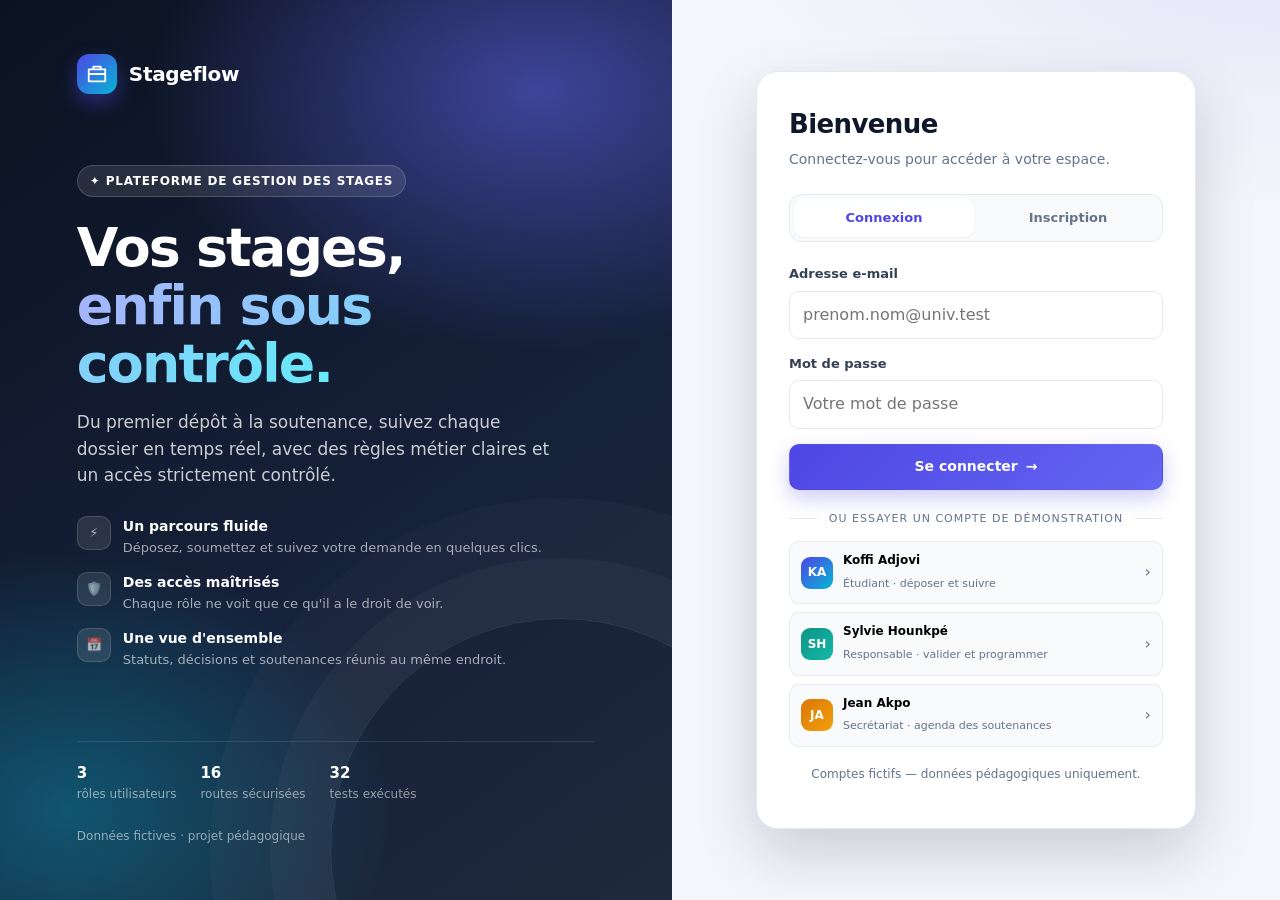
<file: Plateforme_Complète/public/index.html>
<!DOCTYPE html>
<html lang="fr">
<head>
  <meta charset="utf-8">
  <meta name="viewport" content="width=device-width, initial-scale=1">
  <meta name="description" content="Plateforme de gestion des stages : dépôt de demandes, validation et programmation des soutenances.">
  <title>Stageflow — Gestion des stages</title>
  <link rel="icon" type="image/svg+xml" href="assets/img/favicon.svg">
  <link rel="stylesheet" href="assets/css/style.css">
</head>
<body class="auth-page">
  <a class="skip-link" href="#contenu-connexion">Aller au formulaire de connexion</a>

  <section class="auth-hero" aria-label="Présentation de la plateforme">
    <a class="brand" href="index.html">
      <span class="brand-mark" aria-hidden="true">
        <svg viewBox="0 0 24 24" fill="none" stroke="#fff" stroke-width="2" stroke-linecap="round" stroke-linejoin="round">
          <path d="M3 7h18v13H3zM8 7V4h8v3M3 12h18"/>
        </svg>
      </span>
      Stageflow
    </a>

    <div class="hero-content">
      <span class="hero-kicker">✦ Plateforme de gestion des stages</span>
      <h1>Vos stages,<br><em>enfin sous contrôle.</em></h1>
      <p class="lead">Du premier dépôt à la soutenance, suivez chaque dossier en temps réel, avec des règles métier claires et un accès strictement contrôlé.</p>
      <ul class="hero-features">
        <li>
          <span class="fi" aria-hidden="true">⚡</span>
          <span><strong>Un parcours fluide</strong><span>Déposez, soumettez et suivez votre demande en quelques clics.</span></span>
        </li>
        <li>
          <span class="fi" aria-hidden="true">🛡️</span>
          <span><strong>Des accès maîtrisés</strong><span>Chaque rôle ne voit que ce qu'il a le droit de voir.</span></span>
        </li>
        <li>
          <span class="fi" aria-hidden="true">📅</span>
          <span><strong>Une vue d'ensemble</strong><span>Statuts, décisions et soutenances réunis au même endroit.</span></span>
        </li>
      </ul>
    </div>

    <div class="hero-foot">
      <div><b>3</b> rôles utilisateurs</div>
      <div><b>16</b> routes sécurisées</div>
      <div><b>32</b> tests exécutés</div>
      <div>Données fictives · projet pédagogique</div>
    </div>
  </section>

  <main class="auth-panel" id="contenu-connexion">
    <div class="auth-card">
      <h2>Bienvenue</h2>
      <p class="sous-titre">Connectez-vous pour accéder à votre espace.</p>

      <div class="tabs" role="tablist" aria-label="Connexion ou inscription">
        <button class="tab" type="button" role="tab" id="tab-connexion" data-panneau="connexion" aria-controls="panneau-connexion" aria-selected="true">Connexion</button>
        <button class="tab" type="button" role="tab" id="tab-inscription" data-panneau="inscription" aria-controls="panneau-inscription" aria-selected="false" tabindex="-1">Inscription</button>
      </div>

      <div id="erreur-form" class="erreur-form" role="alert"></div>

      <div class="panneau" id="panneau-connexion" role="tabpanel" aria-labelledby="tab-connexion">
        <form id="form-connexion" novalidate>
          <div class="champ">
            <label for="co-email">Adresse e-mail</label>
            <input id="co-email" name="email" type="email" autocomplete="username" placeholder="prenom.nom@univ.test" required>
          </div>
          <div class="champ">
            <label for="co-mot-de-passe">Mot de passe</label>
            <input id="co-mot-de-passe" name="motDePasse" type="password" autocomplete="current-password" placeholder="Votre mot de passe" required>
          </div>
          <button class="btn btn-primary btn-block" type="submit">Se connecter <span aria-hidden="true">→</span></button>
        </form>

        <div class="separateur">ou essayer un compte de démonstration</div>
        <div class="comptes">
          <button class="compte" type="button" data-email="koffi.adjovi@univ.test" data-mot-de-passe="Etudiant123!">
            <span class="avatar" aria-hidden="true">KA</span>
            <span><strong>Koffi Adjovi</strong><small>Étudiant · déposer et suivre</small></span>
            <span class="fleche" aria-hidden="true">›</span>
          </button>
          <button class="compte" type="button" data-email="sylvie.hounkpe@univ.test" data-mot-de-passe="Responsable123!">
            <span class="avatar resp" aria-hidden="true">SH</span>
            <span><strong>Sylvie Hounkpé</strong><small>Responsable · valider et programmer</small></span>
            <span class="fleche" aria-hidden="true">›</span>
          </button>
          <button class="compte" type="button" data-email="jean.akpo@univ.test" data-mot-de-passe="Secretariat123!">
            <span class="avatar sec" aria-hidden="true">JA</span>
            <span><strong>Jean Akpo</strong><small>Secrétariat · agenda des soutenances</small></span>
            <span class="fleche" aria-hidden="true">›</span>
          </button>
        </div>
        <p class="notice">Comptes fictifs — données pédagogiques uniquement.</p>
      </div>

      <div class="panneau" id="panneau-inscription" role="tabpanel" aria-labelledby="tab-inscription" hidden>
        <form id="form-inscription" novalidate>
          <div class="champ">
            <label for="in-nom">Nom</label>
            <input id="in-nom" type="text" autocomplete="family-name" placeholder="ADJOVI" required maxlength="60">
          </div>
          <div class="champ">
            <label for="in-prenom">Prénom</label>
            <input id="in-prenom" type="text" autocomplete="given-name" placeholder="Koffi" required maxlength="60">
          </div>
          <div class="champ">
            <label for="in-email">Adresse e-mail</label>
            <input id="in-email" type="email" autocomplete="email" placeholder="prenom.nom@univ.test" required>
          </div>
          <div class="champ">
            <label for="in-role">Profil</label>
            <select id="in-role">
              <option value="etudiant">Étudiant</option>
              <option value="responsable">Responsable</option>
            </select>
          </div>
          <div class="champ">
            <label for="in-mot-de-passe">Mot de passe</label>
            <input id="in-mot-de-passe" type="password" autocomplete="new-password" placeholder="8 caractères minimum" required minlength="8">
            <span class="aide">Au moins 8 caractères.</span>
          </div>
          <div class="champ">
            <label for="in-confirmation">Confirmer le mot de passe</label>
            <input id="in-confirmation" type="password" autocomplete="new-password" required minlength="8">
          </div>
          <button class="btn btn-primary btn-block" type="submit">Créer mon compte</button>
        </form>
      </div>
    </div>
  </main>

  <script src="assets/js/api.js"></script>
  <script src="assets/js/auth.js"></script>
</body>
</html>
</file>
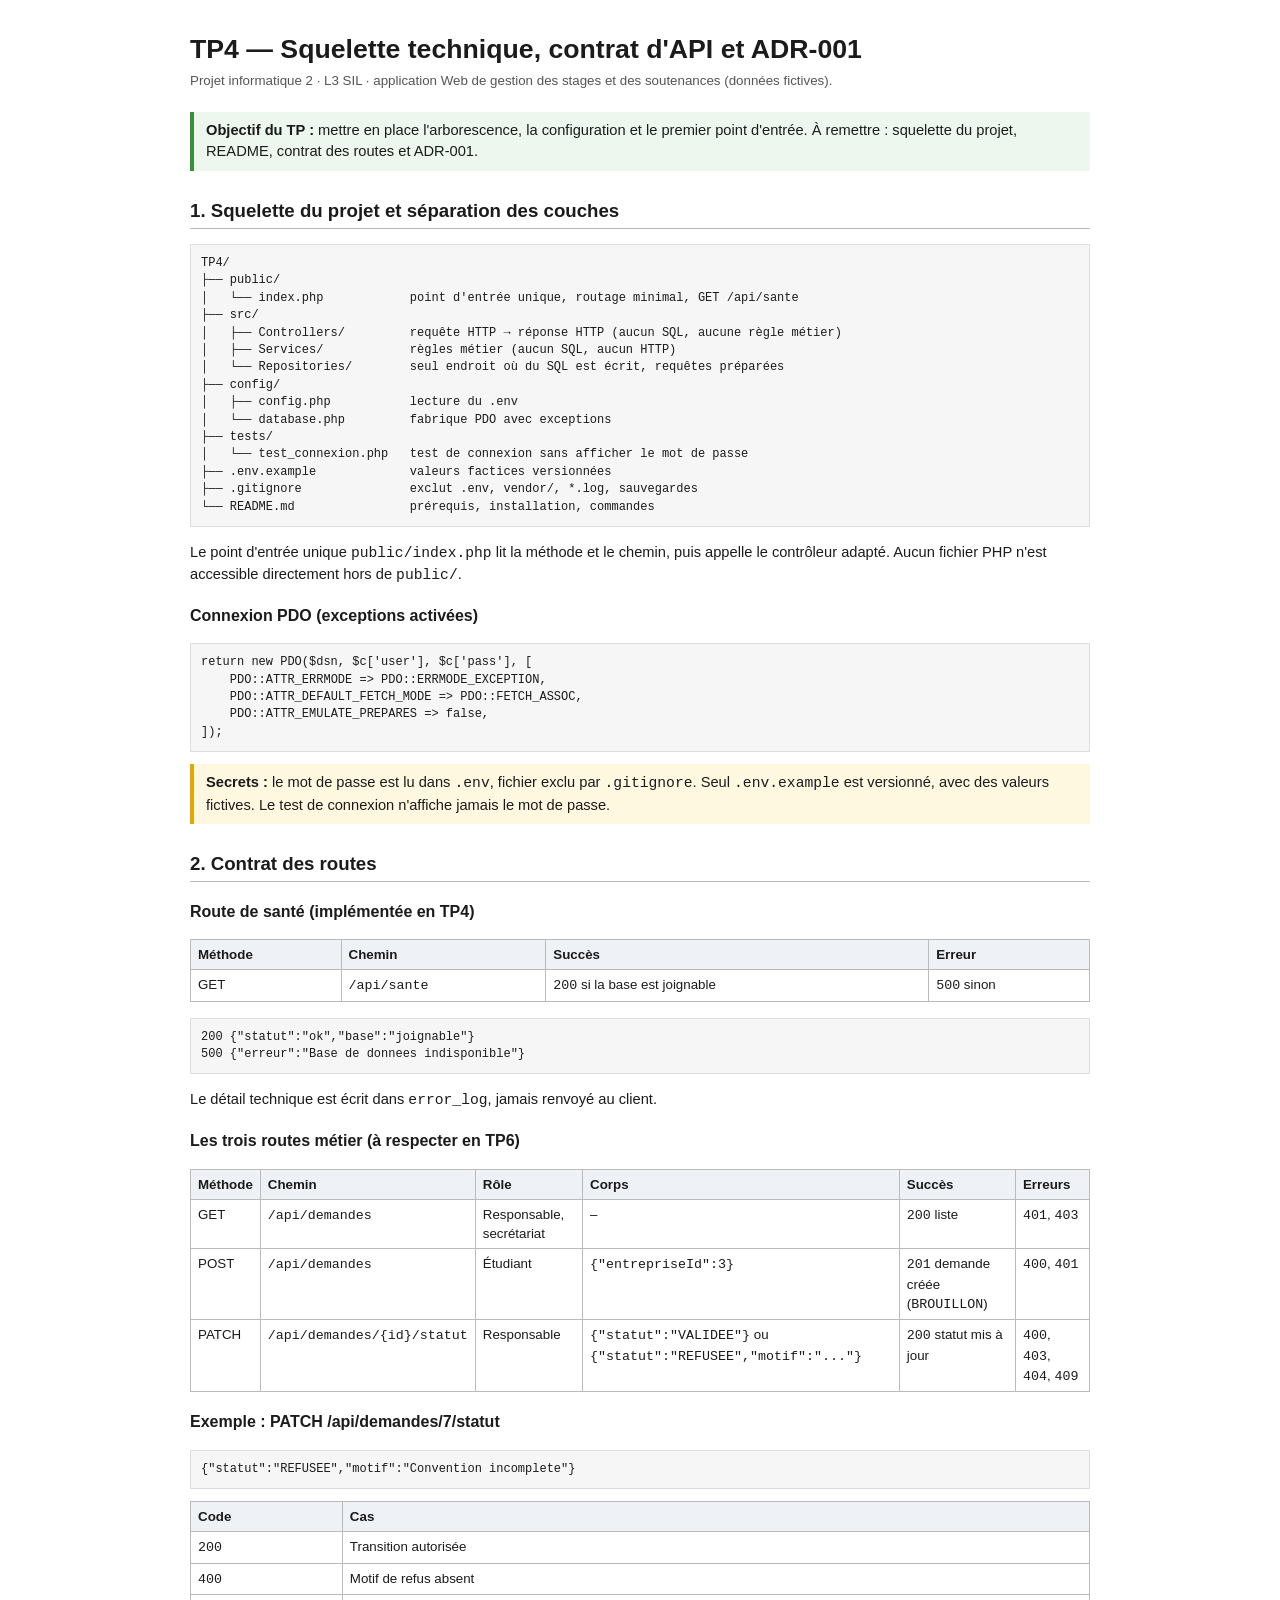
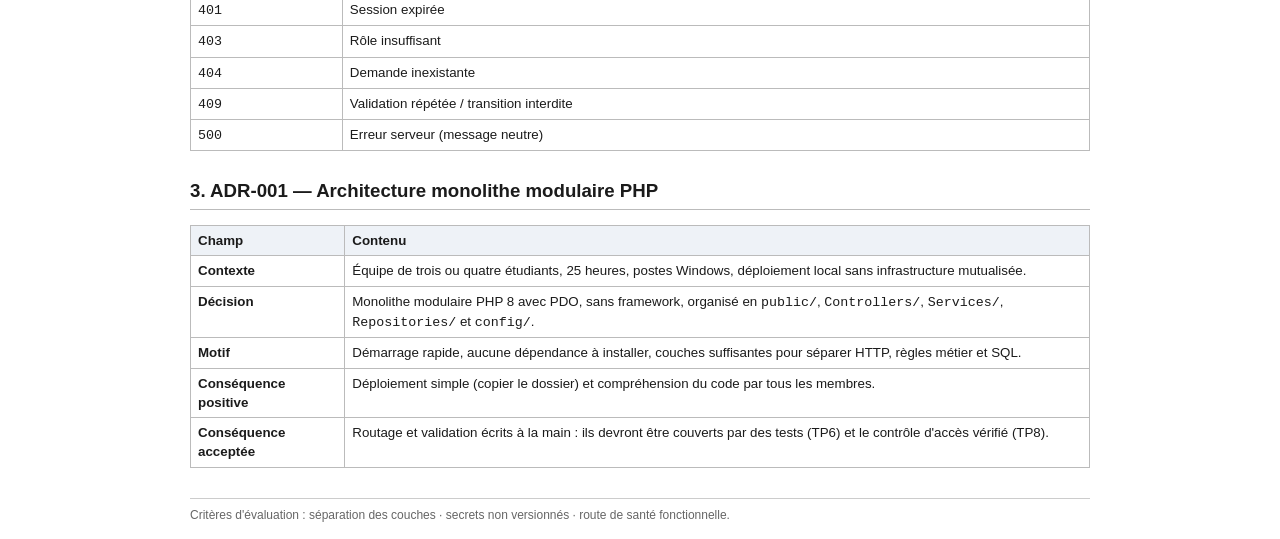
<file: TP04/squelette_contrat_adr.html>
<!DOCTYPE html>
<html lang="fr">
<head>
<meta charset="utf-8">
<title>TP4 - Squelette technique, contrat d'API et ADR-001</title>
<style>
  body { font-family: Calibri, "Segoe UI", Arial, sans-serif; font-size: 11pt; line-height: 1.45; color: #1b1b1b; max-width: 900px; margin: 30px auto; }
  h1 { font-size: 20pt; margin-bottom: 2px; }
  h2 { font-size: 14pt; margin-top: 26px; border-bottom: 1px solid #bbb; padding-bottom: 4px; }
  h3 { font-size: 12pt; margin-top: 18px; }
  .sub { color: #555; font-size: 10pt; margin-bottom: 22px; }
  table { border-collapse: collapse; width: 100%; margin: 10px 0 16px; font-size: 10pt; }
  th, td { border: 1px solid #bbb; padding: 5px 7px; text-align: left; vertical-align: top; }
  th { background: #eef2f7; }
  pre { background: #f6f6f6; border: 1px solid #ddd; padding: 10px; font-family: Consolas, monospace; font-size: 9pt; white-space: pre-wrap; page-break-inside: avoid; }
  code { font-family: Consolas, monospace; }
  .note { background: #fff8e1; border-left: 4px solid #e0a800; padding: 8px 12px; margin: 12px 0; }
  .ok { background: #eef7ee; border-left: 4px solid #3a8f3a; padding: 8px 12px; margin: 12px 0; }
  footer { margin-top: 30px; font-size: 9pt; color: #666; border-top: 1px solid #ccc; padding-top: 8px; }
  @media print { body { margin: 0; max-width: none; } }
</style>
</head>
<body>

<h1>TP4 &mdash; Squelette technique, contrat d'API et ADR-001</h1>
<div class="sub">Projet informatique 2 &middot; L3 SIL &middot; application Web de gestion des stages et des soutenances (données fictives).</div>

<div class="ok"><strong>Objectif du TP :</strong> mettre en place l'arborescence, la configuration et le premier point d'entrée. À remettre : squelette du projet, README, contrat des routes et ADR-001.</div>

<h2>1. Squelette du projet et séparation des couches</h2>

<pre>TP4/
├── public/
│   └── index.php            point d'entrée unique, routage minimal, GET /api/sante
├── src/
│   ├── Controllers/         requête HTTP &rarr; réponse HTTP (aucun SQL, aucune règle métier)
│   ├── Services/            règles métier (aucun SQL, aucun HTTP)
│   └── Repositories/        seul endroit où du SQL est écrit, requêtes préparées
├── config/
│   ├── config.php           lecture du .env
│   └── database.php         fabrique PDO avec exceptions
├── tests/
│   └── test_connexion.php   test de connexion sans afficher le mot de passe
├── .env.example             valeurs factices versionnées
├── .gitignore               exclut .env, vendor/, *.log, sauvegardes
└── README.md                prérequis, installation, commandes</pre>

<p>Le point d'entrée unique <code>public/index.php</code> lit la méthode et le chemin, puis appelle le contrôleur adapté. Aucun fichier PHP n'est accessible directement hors de <code>public/</code>.</p>

<h3>Connexion PDO (exceptions activées)</h3>

<pre>return new PDO($dsn, $c['user'], $c['pass'], [
    PDO::ATTR_ERRMODE =&gt; PDO::ERRMODE_EXCEPTION,
    PDO::ATTR_DEFAULT_FETCH_MODE =&gt; PDO::FETCH_ASSOC,
    PDO::ATTR_EMULATE_PREPARES =&gt; false,
]);</pre>

<div class="note"><strong>Secrets :</strong> le mot de passe est lu dans <code>.env</code>, fichier exclu par <code>.gitignore</code>. Seul <code>.env.example</code> est versionné, avec des valeurs fictives. Le test de connexion n'affiche jamais le mot de passe.</div>

<h2>2. Contrat des routes</h2>

<h3>Route de santé (implémentée en TP4)</h3>

<table>
<tr><th>Méthode</th><th>Chemin</th><th>Succès</th><th>Erreur</th></tr>
<tr><td>GET</td><td><code>/api/sante</code></td><td><code>200</code> si la base est joignable</td><td><code>500</code> sinon</td></tr>
</table>

<pre>200 {"statut":"ok","base":"joignable"}
500 {"erreur":"Base de donnees indisponible"}</pre>

<p>Le détail technique est écrit dans <code>error_log</code>, jamais renvoyé au client.</p>

<h3>Les trois routes métier (à respecter en TP6)</h3>

<table>
<tr><th>Méthode</th><th>Chemin</th><th>Rôle</th><th>Corps</th><th>Succès</th><th>Erreurs</th></tr>
<tr><td>GET</td><td><code>/api/demandes</code></td><td>Responsable, secrétariat</td><td>&ndash;</td><td><code>200</code> liste</td><td><code>401</code>, <code>403</code></td></tr>
<tr><td>POST</td><td><code>/api/demandes</code></td><td>Étudiant</td><td><code>{"entrepriseId":3}</code></td><td><code>201</code> demande créée (<code>BROUILLON</code>)</td><td><code>400</code>, <code>401</code></td></tr>
<tr><td>PATCH</td><td><code>/api/demandes/{id}/statut</code></td><td>Responsable</td><td><code>{"statut":"VALIDEE"}</code> ou <code>{"statut":"REFUSEE","motif":"..."}</code></td><td><code>200</code> statut mis à jour</td><td><code>400</code>, <code>403</code>, <code>404</code>, <code>409</code></td></tr>
</table>

<h3>Exemple : PATCH /api/demandes/7/statut</h3>

<pre>{"statut":"REFUSEE","motif":"Convention incomplete"}</pre>

<table>
<tr><th>Code</th><th>Cas</th></tr>
<tr><td><code>200</code></td><td>Transition autorisée</td></tr>
<tr><td><code>400</code></td><td>Motif de refus absent</td></tr>
<tr><td><code>401</code></td><td>Session expirée</td></tr>
<tr><td><code>403</code></td><td>Rôle insuffisant</td></tr>
<tr><td><code>404</code></td><td>Demande inexistante</td></tr>
<tr><td><code>409</code></td><td>Validation répétée / transition interdite</td></tr>
<tr><td><code>500</code></td><td>Erreur serveur (message neutre)</td></tr>
</table>

<h2>3. ADR-001 &mdash; Architecture monolithe modulaire PHP</h2>

<table>
<tr><th>Champ</th><th>Contenu</th></tr>
<tr><td><strong>Contexte</strong></td><td>Équipe de trois ou quatre étudiants, 25 heures, postes Windows, déploiement local sans infrastructure mutualisée.</td></tr>
<tr><td><strong>Décision</strong></td><td>Monolithe modulaire PHP 8 avec PDO, sans framework, organisé en <code>public/</code>, <code>Controllers/</code>, <code>Services/</code>, <code>Repositories/</code> et <code>config/</code>.</td></tr>
<tr><td><strong>Motif</strong></td><td>Démarrage rapide, aucune dépendance à installer, couches suffisantes pour séparer HTTP, règles métier et SQL.</td></tr>
<tr><td><strong>Conséquence positive</strong></td><td>Déploiement simple (copier le dossier) et compréhension du code par tous les membres.</td></tr>
<tr><td><strong>Conséquence acceptée</strong></td><td>Routage et validation écrits à la main : ils devront être couverts par des tests (TP6) et le contrôle d'accès vérifié (TP8).</td></tr>
</table>

<footer>Critères d'évaluation : séparation des couches &middot; secrets non versionnés &middot; route de santé fonctionnelle.</footer>

</body>
</html>
</file>
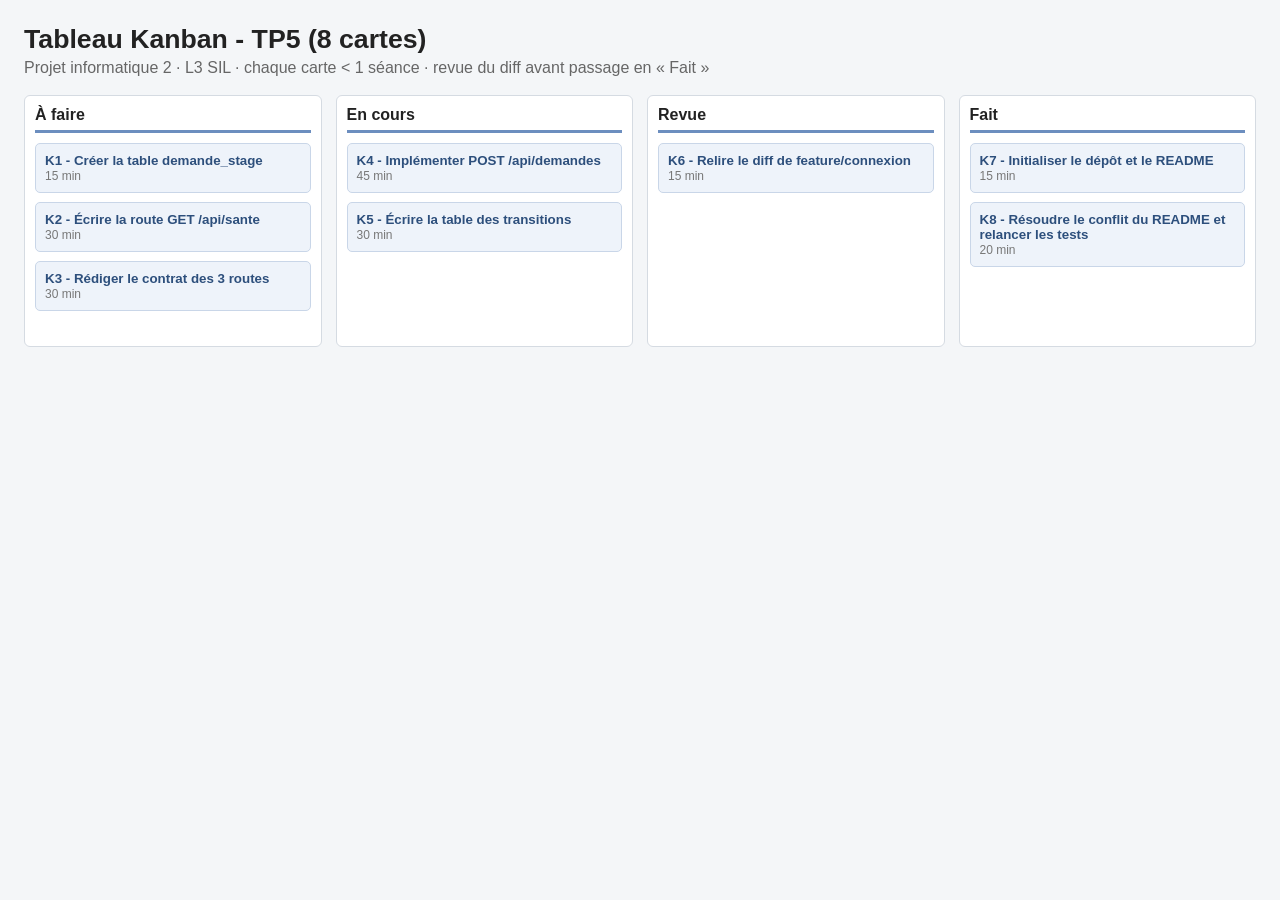
<file: TP05/kanban.html>
<!DOCTYPE html>
<html lang="fr">
<head>
<meta charset="utf-8">
<title>Kanban - TP5</title>
<style>
  body { font-family: Calibri,"Segoe UI",Arial,sans-serif; margin: 24px; background:#f4f6f8; color:#222; }
  h1 { font-size:20pt; margin:0 0 4px; }
  .sub { color:#666; margin-bottom:18px; }
  .board { display:grid; grid-template-columns:repeat(4,1fr); gap:14px; }
  .col { background:#fff; border:1px solid #d5dbe2; border-radius:6px; padding:10px; min-height:230px; }
  .col h2 { font-size:12pt; margin:0 0 10px; padding-bottom:6px; border-bottom:3px solid #6c8ebf; }
  .card { background:#eef3fa; border:1px solid #c9d6e8; border-radius:5px; padding:9px; margin-bottom:9px; font-size:10pt; }
  .card b { display:block; color:#2d4f7c; }
  .time { color:#777; font-size:9pt; }
</style>
</head>
<body>
<h1>Tableau Kanban - TP5 (8 cartes)</h1>
<div class="sub">Projet informatique 2 · L3 SIL · chaque carte &lt; 1 séance · revue du diff avant passage en « Fait »</div>
<div class="board">
  <div class="col"><h2>À faire</h2>
    <div class="card"><b>K1 - Créer la table demande_stage</b><span class="time">15 min</span></div>
    <div class="card"><b>K2 - Écrire la route GET /api/sante</b><span class="time">30 min</span></div>
    <div class="card"><b>K3 - Rédiger le contrat des 3 routes</b><span class="time">30 min</span></div>
  </div>
  <div class="col"><h2>En cours</h2>
    <div class="card"><b>K4 - Implémenter POST /api/demandes</b><span class="time">45 min</span></div>
    <div class="card"><b>K5 - Écrire la table des transitions</b><span class="time">30 min</span></div>
  </div>
  <div class="col"><h2>Revue</h2>
    <div class="card"><b>K6 - Relire le diff de feature/connexion</b><span class="time">15 min</span></div>
  </div>
  <div class="col"><h2>Fait</h2>
    <div class="card"><b>K7 - Initialiser le dépôt et le README</b><span class="time">15 min</span></div>
    <div class="card"><b>K8 - Résoudre le conflit du README et relancer les tests</b><span class="time">20 min</span></div>
  </div>
</div>
</body>
</html>
</file>
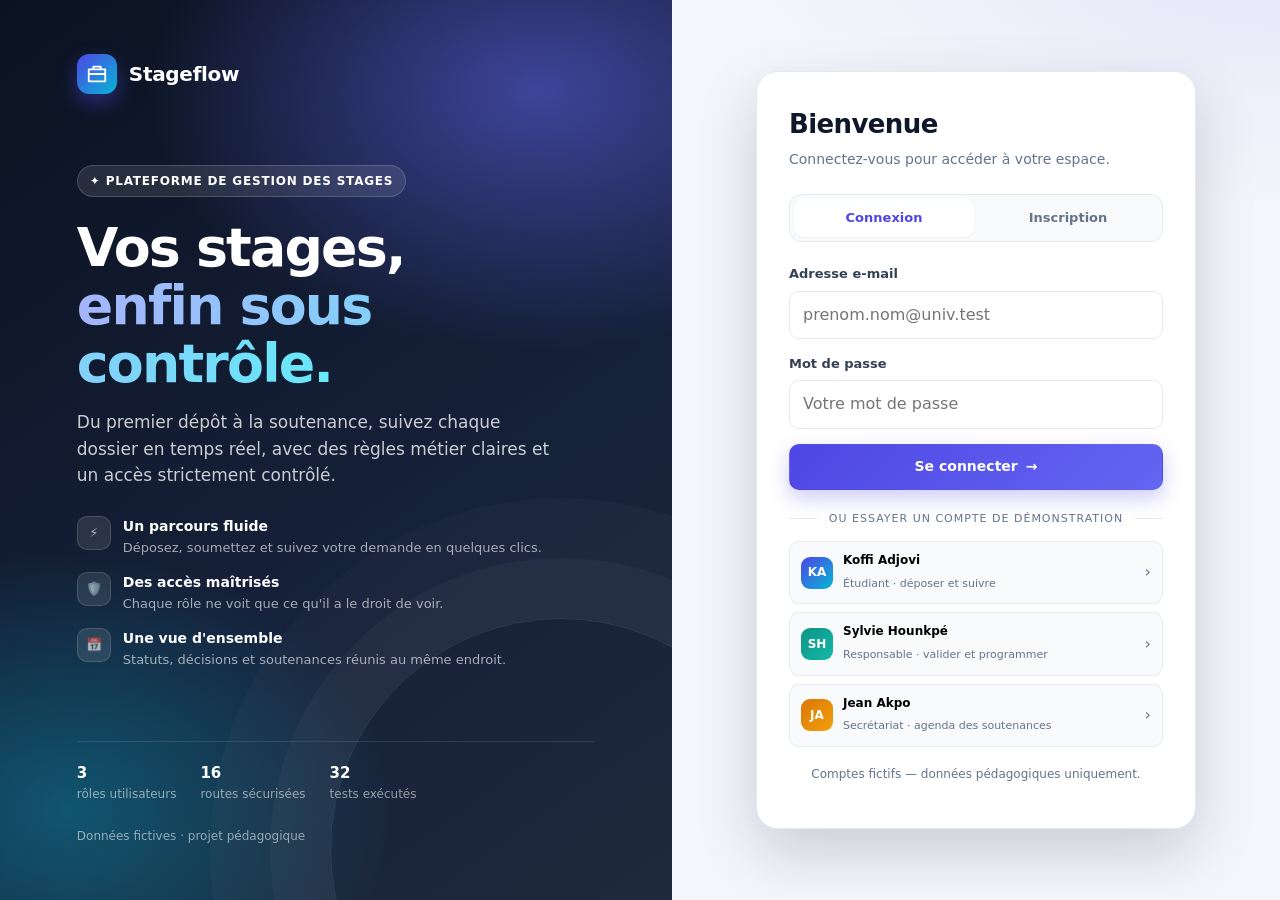
<file: TP07/public/connexion.html>
<!DOCTYPE html>
<html lang="fr">
<head>
  <meta charset="utf-8">
  <meta http-equiv="refresh" content="0; url=index.html">
  <meta name="robots" content="noindex">
  <link rel="canonical" href="index.html">
  <title>Connexion — redirection</title>
</head>
<body>
  <p>La connexion se fait désormais depuis la page d’accueil : <a href="index.html">ouvrir la connexion</a>.</p>
  <script>location.replace('index.html' + location.search);</script>
</body>
</html>
</file>
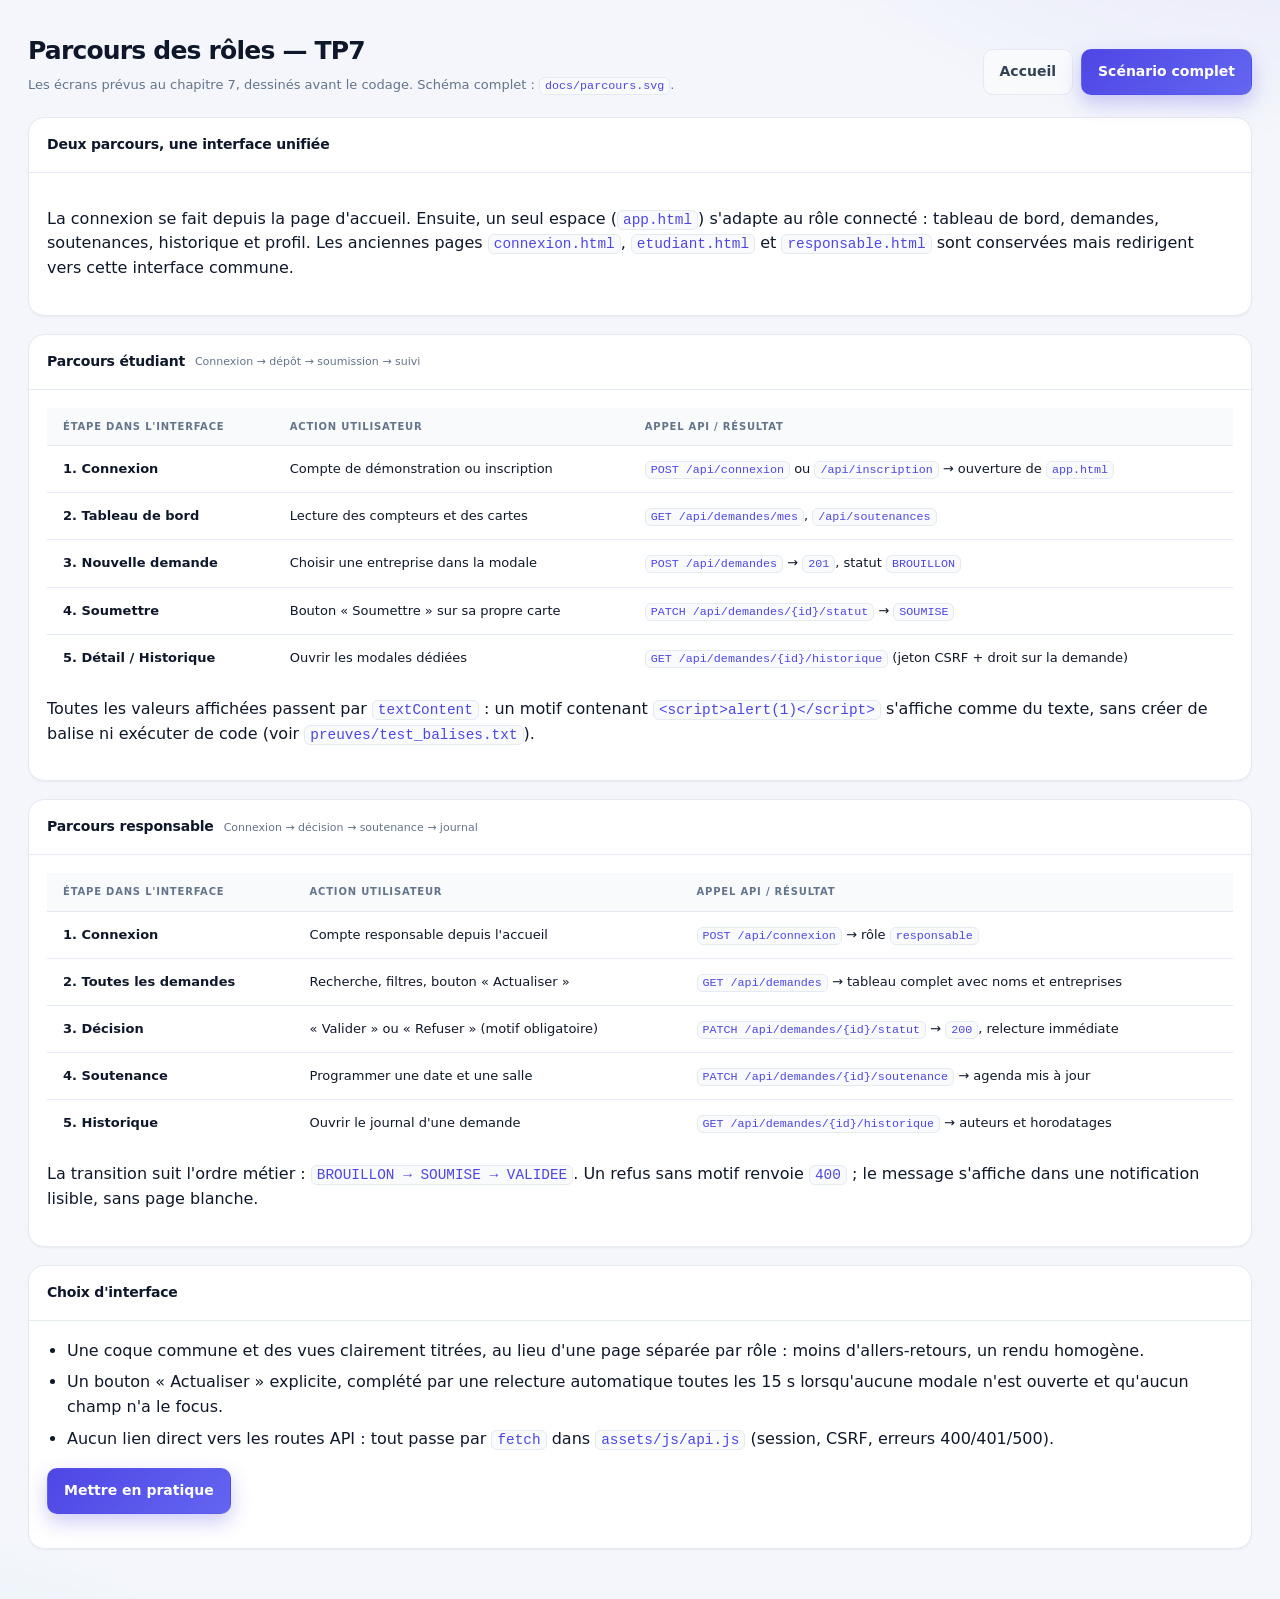
<file: TP07/public/parcours.html>
<!DOCTYPE html>
<html lang="fr">
<head>
  <meta charset="utf-8">
  <meta name="viewport" content="width=device-width, initial-scale=1">
  <title>Parcours des rôles — TP7</title>
  <link rel="icon" type="image/svg+xml" href="assets/img/favicon.svg">
  <link rel="stylesheet" href="assets/css/style.css">
</head>
<body>
  <a class="skip-link" href="#contenu-doc">Aller au contenu</a>
  <div class="contenu" id="contenu-doc" style="padding-top:32px">
    <div class="page-head">
      <div>
        <h2>Parcours des rôles — TP7</h2>
        <p>Les écrans prévus au chapitre 7, dessinés avant le codage. Schéma complet : <code>docs/parcours.svg</code>.</p>
      </div>
      <div class="actions">
        <a class="btn btn-ghost" href="index.html">Accueil</a>
        <a class="btn btn-primary" href="scenario.html">Scénario complet</a>
      </div>
    </div>

    <section class="carte" style="margin-bottom:18px">
      <div class="carte-head"><h3>Deux parcours, une interface unifiée</h3></div>
      <div class="carte-body">
        <p>La connexion se fait depuis la page d'accueil. Ensuite, un seul espace (<code>app.html</code>) s'adapte au rôle connecté : tableau de bord, demandes, soutenances, historique et profil. Les anciennes pages <code>connexion.html</code>, <code>etudiant.html</code> et <code>responsable.html</code> sont conservées mais redirigent vers cette interface commune.</p>
      </div>
    </section>

    <section class="carte" style="margin-bottom:18px" id="etudiant">
      <div class="carte-head"><h3>Parcours étudiant</h3><span class="sous">Connexion → dépôt → soumission → suivi</span></div>
      <div class="carte-body">
        <div class="table-wrap">
          <table>
            <thead><tr><th>Étape dans l'interface</th><th>Action utilisateur</th><th>Appel API / résultat</th></tr></thead>
            <tbody>
              <tr><td><span class="cellule-forte">1. Connexion</span></td><td>Compte de démonstration ou inscription</td><td><code>POST /api/connexion</code> ou <code>/api/inscription</code> → ouverture de <code>app.html</code></td></tr>
              <tr><td><span class="cellule-forte">2. Tableau de bord</span></td><td>Lecture des compteurs et des cartes</td><td><code>GET /api/demandes/mes</code>, <code>/api/soutenances</code></td></tr>
              <tr><td><span class="cellule-forte">3. Nouvelle demande</span></td><td>Choisir une entreprise dans la modale</td><td><code>POST /api/demandes</code> → <code>201</code>, statut <code>BROUILLON</code></td></tr>
              <tr><td><span class="cellule-forte">4. Soumettre</span></td><td>Bouton « Soumettre » sur sa propre carte</td><td><code>PATCH /api/demandes/{id}/statut</code> → <code>SOUMISE</code></td></tr>
              <tr><td><span class="cellule-forte">5. Détail / Historique</span></td><td>Ouvrir les modales dédiées</td><td><code>GET /api/demandes/{id}/historique</code> (jeton CSRF + droit sur la demande)</td></tr>
            </tbody>
          </table>
        </div>
        <p>Toutes les valeurs affichées passent par <code>textContent</code> : un motif contenant <code>&lt;script&gt;alert(1)&lt;/script&gt;</code> s'affiche comme du texte, sans créer de balise ni exécuter de code (voir <code>preuves/test_balises.txt</code>).</p>
      </div>
    </section>

    <section class="carte" style="margin-bottom:18px" id="responsable">
      <div class="carte-head"><h3>Parcours responsable</h3><span class="sous">Connexion → décision → soutenance → journal</span></div>
      <div class="carte-body">
        <div class="table-wrap">
          <table>
            <thead><tr><th>Étape dans l'interface</th><th>Action utilisateur</th><th>Appel API / résultat</th></tr></thead>
            <tbody>
              <tr><td><span class="cellule-forte">1. Connexion</span></td><td>Compte responsable depuis l'accueil</td><td><code>POST /api/connexion</code> → rôle <code>responsable</code></td></tr>
              <tr><td><span class="cellule-forte">2. Toutes les demandes</span></td><td>Recherche, filtres, bouton « Actualiser »</td><td><code>GET /api/demandes</code> → tableau complet avec noms et entreprises</td></tr>
              <tr><td><span class="cellule-forte">3. Décision</span></td><td>« Valider » ou « Refuser » (motif obligatoire)</td><td><code>PATCH /api/demandes/{id}/statut</code> → <code>200</code>, relecture immédiate</td></tr>
              <tr><td><span class="cellule-forte">4. Soutenance</span></td><td>Programmer une date et une salle</td><td><code>PATCH /api/demandes/{id}/soutenance</code> → agenda mis à jour</td></tr>
              <tr><td><span class="cellule-forte">5. Historique</span></td><td>Ouvrir le journal d'une demande</td><td><code>GET /api/demandes/{id}/historique</code> → auteurs et horodatages</td></tr>
            </tbody>
          </table>
        </div>
        <p>La transition suit l'ordre métier : <code>BROUILLON → SOUMISE → VALIDEE</code>. Un refus sans motif renvoie <code>400</code> ; le message s'affiche dans une notification lisible, sans page blanche.</p>
      </div>
    </section>

    <section class="carte">
      <div class="carte-head"><h3>Choix d'interface</h3></div>
      <div class="carte-body">
        <ul>
          <li>Une coque commune et des vues clairement titrées, au lieu d'une page séparée par rôle : moins d'allers-retours, un rendu homogène.</li>
          <li>Un bouton « Actualiser » explicite, complété par une relecture automatique toutes les 15 s lorsqu'aucune modale n'est ouverte et qu'aucun champ n'a le focus.</li>
          <li>Aucun lien direct vers les routes API : tout passe par <code>fetch</code> dans <code>assets/js/api.js</code> (session, CSRF, erreurs 400/401/500).</li>
        </ul>
        <p><a class="btn btn-primary" href="index.html">Mettre en pratique</a></p>
      </div>
    </section>
  </div>
</body>
</html>
</file>
<file: Plateforme_Complète/public/assets/css/style.css>
/* ============================================================
   Plateforme Complète — Gestion des stages
   Feuille de style unique, sans dépendance externe.
   ============================================================ */

:root {
  --bg: #f4f6fb;
  --surface: #ffffff;
  --surface-2: #f8fafc;
  --ink: #0f172a;
  --ink-2: #334155;
  --muted: #64748b;
  --line: #e5eaf1;
  --brand: #4f46e5;
  --brand-dark: #3730a3;
  --brand-soft: #eef2ff;
  --cyan: #06b6d4;
  --success: #059669;
  --success-soft: #ecfdf5;
  --warning: #d97706;
  --warning-soft: #fffbeb;
  --danger: #dc2626;
  --danger-soft: #fef2f2;
  --sidebar: #0b1220;
  --sidebar-2: #16213a;
  --shadow-sm: 0 1px 2px rgba(15, 23, 42, .05);
  --shadow: 0 10px 30px rgba(15, 23, 42, .08);
  --shadow-lg: 0 24px 60px rgba(15, 23, 42, .18);
  --radius: 16px;
  --radius-sm: 10px;
  --transition: .22s cubic-bezier(.4, 0, .2, 1);
}

* { box-sizing: border-box; }

html { scroll-behavior: smooth; }

body {
  margin: 0;
  min-height: 100vh;
  font-family: "Segoe UI", system-ui, -apple-system, "Helvetica Neue", Arial, sans-serif;
  color: var(--ink);
  background:
    radial-gradient(900px 500px at 100% -10%, rgba(79, 70, 229, .10), transparent 60%),
    radial-gradient(700px 400px at -10% 110%, rgba(6, 182, 212, .08), transparent 60%),
    var(--bg);
  line-height: 1.55;
  -webkit-font-smoothing: antialiased;
}

a { color: var(--brand); text-decoration: none; }
a:hover { text-decoration: underline; }

button, input, select, textarea { font: inherit; }

:focus-visible {
  outline: 3px solid rgba(79, 70, 229, .45);
  outline-offset: 2px;
}

.skip-link {
  position: absolute;
  left: -9999px;
  top: 8px;
  z-index: 999;
  background: var(--ink);
  color: #fff;
  padding: 10px 16px;
  border-radius: 8px;
}
.skip-link:focus { left: 8px; }

/* ---------- Connexion / accueil ---------- */

.auth-page {
  min-height: 100vh;
  display: grid;
  grid-template-columns: 1.05fr .95fr;
}

.auth-hero {
  position: relative;
  overflow: hidden;
  padding: 54px clamp(32px, 6vw, 90px);
  display: flex;
  flex-direction: column;
  justify-content: space-between;
  color: #fff;
  background:
    radial-gradient(600px 400px at 80% 10%, rgba(99, 102, 241, .55), transparent 65%),
    radial-gradient(500px 400px at 10% 90%, rgba(6, 182, 212, .35), transparent 65%),
    linear-gradient(145deg, #0b1220, #16213a 60%, #1e293b);
}

.auth-hero::after {
  content: "";
  position: absolute;
  inset: auto -120px -180px auto;
  width: 460px;
  height: 460px;
  border: 1px solid rgba(255,255,255,.10);
  border-radius: 50%;
  box-shadow: 0 0 0 60px rgba(255,255,255,.03), 0 0 0 120px rgba(255,255,255,.02);
  pointer-events: none;
}

.brand {
  display: inline-flex;
  align-items: center;
  gap: 12px;
  font-weight: 800;
  letter-spacing: -.3px;
  font-size: 20px;
  color: #fff;
}
.brand:hover { text-decoration: none; color: #fff; }

.brand-mark {
  width: 40px;
  height: 40px;
  display: grid;
  place-items: center;
  border-radius: 12px;
  background: linear-gradient(135deg, var(--brand), var(--cyan));
  box-shadow: 0 8px 20px rgba(79, 70, 229, .45);
}
.brand-mark svg { width: 22px; height: 22px; }

.hero-content { position: relative; z-index: 1; max-width: 560px; }

.hero-kicker {
  display: inline-flex;
  align-items: center;
  gap: 8px;
  padding: 6px 12px;
  border-radius: 999px;
  background: rgba(255,255,255,.10);
  border: 1px solid rgba(255,255,255,.16);
  font-size: 12px;
  font-weight: 700;
  letter-spacing: .8px;
  text-transform: uppercase;
}

.hero-content h1 {
  margin: 22px 0 16px;
  font-size: clamp(34px, 4.2vw, 56px);
  line-height: 1.08;
  letter-spacing: -1.8px;
  font-weight: 800;
}
.hero-content h1 em {
  font-style: normal;
  background: linear-gradient(90deg, #a5b4fc, #67e8f9);
  -webkit-background-clip: text;
  background-clip: text;
  color: transparent;
}

.hero-content p.lead {
  font-size: 17px;
  color: rgba(255,255,255,.78);
  max-width: 480px;
  margin: 0 0 28px;
}

.hero-features { display: grid; gap: 14px; margin: 0; padding: 0; list-style: none; }
.hero-features li { display: flex; align-items: flex-start; gap: 12px; color: rgba(255,255,255,.86); }
.hero-features .fi {
  flex: 0 0 34px;
  height: 34px;
  display: grid;
  place-items: center;
  border-radius: 10px;
  background: rgba(255,255,255,.10);
  border: 1px solid rgba(255,255,255,.14);
}
.hero-features .fi svg { width: 17px; height: 17px; }
.hero-features strong { display: block; color: #fff; font-size: 14px; }
.hero-features span { font-size: 13px; color: rgba(255,255,255,.62); }

.hero-foot {
  position: relative;
  z-index: 1;
  display: flex;
  gap: 24px;
  flex-wrap: wrap;
  font-size: 12px;
  color: rgba(255,255,255,.55);
  border-top: 1px solid rgba(255,255,255,.10);
  padding-top: 20px;
}
.hero-foot b { color: #fff; font-size: 15px; display: block; }

.auth-panel {
  display: grid;
  place-items: center;
  padding: 40px 24px;
}

.auth-card {
  width: min(100%, 440px);
  background: var(--surface);
  border: 1px solid var(--line);
  border-radius: 22px;
  box-shadow: var(--shadow-lg);
  padding: 32px;
}

.auth-card h2 { margin: 0 0 4px; font-size: 26px; letter-spacing: -.6px; }
.auth-card .sous-titre { margin: 0 0 24px; color: var(--muted); font-size: 14px; }

.tabs {
  display: flex;
  gap: 4px;
  padding: 4px;
  background: var(--surface-2);
  border: 1px solid var(--line);
  border-radius: 12px;
  margin-bottom: 22px;
}
.tab {
  flex: 1;
  border: 0;
  background: transparent;
  padding: 9px 10px;
  border-radius: 9px;
  font-weight: 700;
  font-size: 13px;
  color: var(--muted);
  cursor: pointer;
  transition: var(--transition);
}
.tab[aria-selected="true"] {
  background: var(--surface);
  color: var(--brand);
  box-shadow: var(--shadow-sm);
}

.panneau[hidden] { display: none; }

.champ { margin-bottom: 15px; }
.champ label { display: block; font-size: 13px; font-weight: 700; margin-bottom: 6px; color: var(--ink-2); }
.champ input, .champ select {
  width: 100%;
  padding: 11px 13px;
  border: 1px solid var(--line);
  border-radius: var(--radius-sm);
  background: #fff;
  color: var(--ink);
  transition: var(--transition);
}
.champ input:focus, .champ select:focus {
  border-color: var(--brand);
  box-shadow: 0 0 0 4px rgba(79, 70, 229, .12);
  outline: none;
}
.champ .aide { display: block; font-size: 11px; color: var(--muted); margin-top: 5px; }
.champ input[type="file"] {
  padding: 10px;
  border-style: dashed;
  background: rgba(148, 163, 184, .07);
  font-size: 12px;
  cursor: pointer;
}
.champ input[type="file"]::file-selector-button {
  margin-right: 10px;
  padding: 6px 10px;
  border: 0;
  border-radius: 7px;
  background: var(--brand);
  color: #fff;
  font: inherit;
  font-weight: 700;
  cursor: pointer;
}
.piece-indicateur {
  display: flex;
  align-items: center;
  gap: 5px;
  margin-top: 8px;
  color: var(--muted);
  font-size: 12px;
  overflow-wrap: anywhere;
}
.piece-indicateur svg { width: 14px; height: 14px; flex: none; }
.apercu-piece {
  display: block;
  max-width: 100%;
  max-height: 260px;
  margin-top: 16px;
  padding: 8px;
  border: 1px solid var(--line);
  border-radius: var(--radius-sm);
  background: #f8fafc;
  object-fit: contain;
}
.modal-body .cellule-sous { margin: -6px 0 14px; }

.btn {
  display: inline-flex;
  align-items: center;
  justify-content: center;
  gap: 8px;
  border: 1px solid transparent;
  border-radius: var(--radius-sm);
  padding: 11px 16px;
  font-weight: 700;
  font-size: 14px;
  cursor: pointer;
  transition: var(--transition);
  white-space: nowrap;
}
.btn svg { width: 17px; height: 17px; }
.btn-primary {
  color: #fff;
  background: linear-gradient(135deg, var(--brand), #6366f1);
  box-shadow: 0 8px 20px rgba(79, 70, 229, .28);
}
.btn-primary:hover { transform: translateY(-1px); box-shadow: 0 12px 26px rgba(79, 70, 229, .36); }
.btn-ghost { background: var(--surface-2); border-color: var(--line); color: var(--ink-2); }
.btn-ghost:hover { background: var(--brand-soft); color: var(--brand); }
.btn-danger { background: var(--danger-soft); color: var(--danger); border-color: #fecaca; }
.btn-danger:hover { background: #fee2e2; }
.btn-success { background: var(--success); color: #fff; }
.btn-success:hover { background: #047857; }
.btn-block { width: 100%; }
.btn:disabled { opacity: .55; cursor: not-allowed; transform: none !important; }

.separateur {
  display: flex;
  align-items: center;
  gap: 12px;
  color: var(--muted);
  font-size: 11px;
  text-transform: uppercase;
  letter-spacing: 1px;
  margin: 20px 0 14px;
}
.separateur::before, .separateur::after { content: ""; flex: 1; height: 1px; background: var(--line); }

.comptes { display: grid; gap: 8px; }
.compte {
  display: flex;
  align-items: center;
  gap: 10px;
  width: 100%;
  text-align: left;
  padding: 9px 11px;
  border: 1px solid var(--line);
  border-radius: 10px;
  background: var(--surface-2);
  cursor: pointer;
  transition: var(--transition);
}
.compte:hover { border-color: var(--brand); background: var(--brand-soft); }
.compte .avatar {
  width: 32px; height: 32px; border-radius: 9px;
  display: grid; place-items: center;
  font-size: 12px; font-weight: 800; color: #fff;
  background: linear-gradient(135deg, var(--brand), var(--cyan));
  flex: 0 0 auto;
}
.compte .avatar.resp { background: linear-gradient(135deg, #0d9488, #14b8a6); }
.compte .avatar.sec { background: linear-gradient(135deg, #d97706, #f59e0b); }
.compte strong { display: block; font-size: 12px; }
.compte small { color: var(--muted); font-size: 11px; }
.compte .fleche { margin-left: auto; color: var(--muted); }

.erreur-form {
  display: none;
  padding: 10px 12px;
  border-radius: 10px;
  background: var(--danger-soft);
  color: var(--danger);
  border: 1px solid #fecaca;
  font-size: 13px;
  margin-bottom: 14px;
}
.erreur-form.visible { display: block; }
.notice {
  font-size: 12px;
  color: var(--muted);
  text-align: center;
  margin-top: 18px;
}

/* ---------- Coque applicative ---------- */

.app { display: flex; min-height: 100vh; }

.sidebar {
  position: fixed;
  inset: 0 auto 0 0;
  width: 250px;
  padding: 22px 16px;
  display: flex;
  flex-direction: column;
  gap: 26px;
  color: #cbd5e1;
  background:
    radial-gradient(400px 300px at 0% 0%, rgba(79, 70, 229, .35), transparent 70%),
    linear-gradient(180deg, var(--sidebar), var(--sidebar-2));
  z-index: 30;
}
.sidebar .brand { padding: 0 8px; }
.sidebar-nav { display: grid; gap: 4px; }
.nav-label {
  font-size: 10px;
  text-transform: uppercase;
  letter-spacing: 1.4px;
  color: #64748b;
  font-weight: 800;
  padding: 0 12px 6px;
}
.nav-item {
  display: flex;
  align-items: center;
  gap: 11px;
  width: 100%;
  padding: 10px 12px;
  border: 0;
  border-radius: 10px;
  background: transparent;
  color: #cbd5e1;
  font-size: 13px;
  font-weight: 600;
  cursor: pointer;
  text-align: left;
  transition: var(--transition);
}
.nav-item svg { width: 18px; height: 18px; opacity: .8; }
.nav-item:hover { background: rgba(255,255,255,.07); color: #fff; }
.nav-item.actif {
  background: linear-gradient(90deg, rgba(79,70,229,.95), rgba(99,102,241,.75));
  color: #fff;
  box-shadow: 0 8px 20px rgba(79, 70, 229, .35);
}
.nav-item.actif svg { opacity: 1; }
.nav-item .badge-nb {
  margin-left: auto;
  background: rgba(255,255,255,.16);
  border-radius: 999px;
  padding: 1px 7px;
  font-size: 11px;
}

.sidebar-foot { margin-top: auto; }
.user-card {
  display: grid;
  grid-template-columns: 36px minmax(0, 1fr);
  align-items: center;
  gap: 10px;
  padding: 12px;
  border-radius: 12px;
  background: rgba(255,255,255,.06);
  border: 1px solid rgba(255,255,255,.09);
}
.user-card .avatar {
  width: 36px; height: 36px; border-radius: 10px;
  display: grid; place-items: center;
  font-weight: 800; font-size: 13px; color: #fff;
  background: linear-gradient(135deg, #a5b4fc, #67e8f9);
  color: #0b1220;
}
.user-card strong { display: block; color: #fff; font-size: 12px; white-space: nowrap; overflow: hidden; text-overflow: ellipsis; max-width: 100%; }
.user-card small { font-size: 11px; color: #94a3b8; text-transform: capitalize; }
.user-card .btn-deconnexion {
  grid-column: 1 / -1;
  width: 100%;
  margin-top: 2px;
  display: flex;
  align-items: center;
  justify-content: center;
  gap: 8px;
  padding: 8px 10px;
  border: 1px solid rgba(255,255,255,.12);
  border-radius: 8px;
  background: rgba(255,255,255,.05);
  color: #cbd5e1;
  font: inherit;
  font-size: 12px;
  font-weight: 700;
  cursor: pointer;
  transition: var(--transition);
}
.user-card .btn-deconnexion svg { width: 16px; height: 16px; flex: none; }
.user-card .btn-deconnexion:hover {
  color: #fff;
  background: rgba(255,255,255,.12);
  border-color: rgba(255,255,255,.22);
}

.main-wrap { flex: 1; margin-left: 250px; min-width: 0; }

.topbar {
  position: sticky;
  top: 0;
  z-index: 20;
  display: flex;
  align-items: center;
  gap: 16px;
  padding: 14px 28px;
  background: rgba(255,255,255,.86);
  backdrop-filter: blur(12px);
  border-bottom: 1px solid var(--line);
}
.topbar h1 { font-size: 17px; margin: 0; letter-spacing: -.3px; }
.topbar h1 span { color: var(--muted); font-weight: 500; }
.topbar .spacer { flex: 1; }
.search-box { position: relative; width: min(300px, 34vw); }
.search-box svg { position: absolute; left: 11px; top: 50%; transform: translateY(-50%); width: 16px; height: 16px; color: var(--muted); }
.search-box input {
  width: 100%;
  padding: 9px 12px 9px 35px;
  border: 1px solid var(--line);
  border-radius: 10px;
  background: var(--surface-2);
  font-size: 13px;
}
.search-box input:focus { outline: none; border-color: var(--brand); background: #fff; box-shadow: 0 0 0 4px rgba(79,70,229,.10); }

.role-pill {
  display: inline-flex;
  align-items: center;
  gap: 6px;
  padding: 6px 11px;
  border-radius: 999px;
  background: var(--brand-soft);
  color: var(--brand);
  font-size: 11px;
  font-weight: 800;
  text-transform: uppercase;
  letter-spacing: .5px;
}
.role-pill .dot { width: 6px; height: 6px; border-radius: 50%; background: currentColor; }

.icon-btn {
  width: 36px; height: 36px;
  display: grid; place-items: center;
  border: 1px solid var(--line);
  border-radius: 10px;
  background: #fff;
  color: var(--ink-2);
  cursor: pointer;
  position: relative;
}
.icon-btn:hover { background: var(--brand-soft); color: var(--brand); }
.icon-btn svg { width: 17px; height: 17px; }
.icon-btn .nb {
  position: absolute; top: -5px; right: -5px;
  background: var(--danger); color: #fff;
  font-size: 10px; font-weight: 800;
  min-width: 17px; height: 17px;
  border-radius: 999px;
  display: grid; place-items: center;
  padding: 0 4px;
}

.contenu { padding: 26px 28px 50px; max-width: 1500px; margin: 0 auto; }

.page-head {
  display: flex;
  align-items: flex-end;
  justify-content: space-between;
  gap: 16px;
  margin-bottom: 22px;
  flex-wrap: wrap;
}
.page-head h2 { margin: 0; font-size: 25px; letter-spacing: -.8px; }
.page-head p { margin: 4px 0 0; color: var(--muted); font-size: 13px; }
.page-head .actions { display: flex; gap: 8px; flex-wrap: wrap; }

/* ---------- Cartes et statistiques ---------- */

.grille-stats {
  display: grid;
  grid-template-columns: repeat(4, minmax(0, 1fr));
  gap: 14px;
  margin-bottom: 20px;
}
.stat {
  position: relative;
  overflow: hidden;
  background: var(--surface);
  border: 1px solid var(--line);
  border-radius: var(--radius);
  padding: 18px;
  box-shadow: var(--shadow-sm);
  transition: var(--transition);
}
.stat:hover { transform: translateY(-2px); box-shadow: var(--shadow); }
.stat::after {
  content: "";
  position: absolute;
  right: -18px; top: -18px;
  width: 90px; height: 90px;
  border-radius: 50%;
  background: var(--brand-soft);
  opacity: .8;
}
.stat .stat-ico {
  position: relative; z-index: 1;
  width: 36px; height: 36px;
  border-radius: 11px;
  display: grid; place-items: center;
  background: var(--brand-soft);
  color: var(--brand);
  margin-bottom: 12px;
}
.stat .stat-ico svg { width: 18px; height: 18px; }
.stat .valeur { position: relative; z-index: 1; font-size: 28px; font-weight: 800; letter-spacing: -1px; line-height: 1; }
.stat .libelle { position: relative; z-index: 1; font-size: 12px; color: var(--muted); margin-top: 6px; }
.stat .tendance { position: relative; z-index: 1; font-size: 11px; color: var(--success); margin-top: 8px; font-weight: 700; }

.grille-deux { display: grid; grid-template-columns: minmax(0, 1.7fr) minmax(280px, .9fr); gap: 18px; align-items: start; }

.carte {
  background: var(--surface);
  border: 1px solid var(--line);
  border-radius: var(--radius);
  box-shadow: var(--shadow-sm);
  overflow: hidden;
}
.carte-head {
  display: flex;
  align-items: center;
  gap: 10px;
  padding: 16px 18px;
  border-bottom: 1px solid var(--line);
}
.carte-head h3 { margin: 0; font-size: 14px; letter-spacing: -.2px; }
.carte-head .sous { font-size: 11px; color: var(--muted); }
.carte-head .spacer { flex: 1; }
.carte-body { padding: 18px; }

.filtres { display: flex; gap: 6px; flex-wrap: wrap; }
.filtre {
  border: 1px solid var(--line);
  background: var(--surface-2);
  color: var(--muted);
  border-radius: 999px;
  padding: 6px 12px;
  font-size: 11px;
  font-weight: 700;
  cursor: pointer;
  transition: var(--transition);
}
.filtre:hover { color: var(--brand); border-color: #c7d2fe; }
.filtre.actif { background: var(--brand); border-color: var(--brand); color: #fff; }

/* ---------- Tableaux ---------- */

.table-wrap { overflow-x: auto; }
table { width: 100%; border-collapse: collapse; font-size: 13px; }
thead th {
  text-align: left;
  padding: 11px 16px;
  font-size: 10px;
  text-transform: uppercase;
  letter-spacing: .8px;
  color: var(--muted);
  background: var(--surface-2);
  border-bottom: 1px solid var(--line);
  white-space: nowrap;
}
tbody td { padding: 13px 16px; border-bottom: 1px solid var(--line); vertical-align: middle; }
tbody tr { transition: background .15s; }
tbody tr:hover { background: #fafbff; }
tbody tr:last-child td { border-bottom: 0; }
@keyframes flash-maj { from { background: #e0e7ff; } to { background: transparent; } }
.maj-recente { animation: flash-maj 2.4s ease-out; }
.cellule-forte { font-weight: 700; color: var(--ink); }
.cellule-sous { font-size: 11px; color: var(--muted); }
.actions-row { display: flex; gap: 5px; flex-wrap: wrap; }
.actions-row button {
  border: 1px solid var(--line);
  background: #fff;
  color: var(--ink-2);
  border-radius: 8px;
  padding: 6px 9px;
  font-size: 11px;
  font-weight: 700;
  cursor: pointer;
  transition: var(--transition);
}
.actions-row button:hover { border-color: var(--brand); color: var(--brand); background: var(--brand-soft); }
.actions-row button.valider:hover { border-color: var(--success); color: var(--success); background: var(--success-soft); }
.actions-row button.refuser:hover { border-color: var(--danger); color: var(--danger); background: var(--danger-soft); }

.badge {
  display: inline-flex;
  align-items: center;
  gap: 6px;
  padding: 4px 9px;
  border-radius: 999px;
  font-size: 10px;
  font-weight: 800;
  letter-spacing: .3px;
  white-space: nowrap;
}
.badge .point { width: 6px; height: 6px; border-radius: 50%; background: currentColor; }
.badge.brouillon { background: #f1f5f9; color: #475569; }
.badge.soumise { background: var(--warning-soft); color: var(--warning); }
.badge.validee { background: var(--success-soft); color: var(--success); }
.badge.refusee { background: var(--danger-soft); color: var(--danger); }

/* ---------- Cartes demandes (étudiant) ---------- */

.liste-demandes { display: grid; gap: 12px; }
.demande-carte {
  border: 1px solid var(--line);
  border-radius: 14px;
  padding: 16px;
  background: #fff;
  transition: var(--transition);
}
.demande-carte:hover { border-color: #c7d2fe; box-shadow: var(--shadow); transform: translateY(-1px); }
.demande-top { display: flex; align-items: flex-start; gap: 12px; }
.demande-ico {
  width: 38px; height: 38px; border-radius: 11px;
  display: grid; place-items: center;
  background: var(--brand-soft); color: var(--brand);
  flex: 0 0 auto;
}
.demande-ico svg { width: 18px; height: 18px; }
.demande-top h4 { margin: 0 0 2px; font-size: 14px; }
.demande-top p { margin: 0; font-size: 12px; color: var(--muted); }
.demande-top .spacer { flex: 1; }

.etapes { display: flex; align-items: center; gap: 0; margin-top: 16px; }
.etape { display: flex; align-items: center; gap: 7px; font-size: 10px; color: #94a3b8; font-weight: 700; }
.etape .rond {
  width: 20px; height: 20px; border-radius: 50%;
  display: grid; place-items: center;
  background: #eef2f7; color: #94a3b8;
  font-size: 10px;
}
.etape.fait { color: var(--success); }
.etape.fait .rond { background: var(--success); color: #fff; }
.etape.actuel { color: var(--brand); }
.etape.actuel .rond { background: var(--brand); color: #fff; box-shadow: 0 0 0 4px var(--brand-soft); }
.etape .barre { width: clamp(14px, 4vw, 46px); height: 2px; background: var(--line); margin: 0 6px; }
.etape.fait .barre { background: #a7f3d0; }

.soutenance-bande {
  display: flex;
  align-items: center;
  gap: 9px;
  margin-top: 14px;
  padding: 9px 12px;
  border-radius: 10px;
  background: linear-gradient(90deg, var(--brand-soft), #f0fdfa);
  color: var(--brand-dark);
  font-size: 12px;
  font-weight: 600;
}
.soutenance-bande svg { width: 16px; height: 16px; }

/* ---------- Activité / agenda ---------- */

.timeline { display: grid; gap: 0; margin: 0; padding: 0; list-style: none; }
.timeline li { position: relative; padding: 0 0 18px 26px; }
.timeline li::before {
  content: "";
  position: absolute; left: 6px; top: 5px;
  width: 9px; height: 9px; border-radius: 50%;
  background: var(--brand);
  box-shadow: 0 0 0 4px var(--brand-soft);
}
.timeline li:not(:last-child)::after {
  content: "";
  position: absolute; left: 10px; top: 18px; bottom: 0;
  width: 1px; background: var(--line);
}
.timeline strong { display: block; font-size: 12px; }
.timeline span { font-size: 11px; color: var(--muted); }

.agenda-item {
  display: flex;
  gap: 11px;
  padding: 11px 0;
  border-bottom: 1px solid var(--line);
}
.agenda-item:last-child { border-bottom: 0; }
.agenda-date {
  flex: 0 0 48px;
  text-align: center;
  border-radius: 10px;
  background: var(--surface-2);
  border: 1px solid var(--line);
  padding: 5px 2px;
}
.agenda-date b { display: block; font-size: 15px; line-height: 1; }
.agenda-date span { font-size: 9px; text-transform: uppercase; color: var(--muted); }
.agenda-item strong { display: block; font-size: 12px; }
.agenda-item small { font-size: 11px; color: var(--muted); }

.liste-defs { display: grid; gap: 0; margin: 14px 0 0; }
.def-ligne {
  display: flex;
  justify-content: space-between;
  gap: 16px;
  padding: 10px 0;
  border-bottom: 1px solid var(--line);
  font-size: 13px;
}
.def-ligne:last-child { border-bottom: 0; }
.def-ligne dt { color: var(--muted); font-weight: 600; }
.def-ligne dd { margin: 0; font-weight: 700; text-align: right; word-break: break-word; }

.vide {
  text-align: center;
  padding: 34px 16px;
  color: var(--muted);
}
.vide .vide-ico {
  width: 54px; height: 54px; margin: 0 auto 12px;
  border-radius: 16px;
  display: grid; place-items: center;
  background: var(--surface-2);
  border: 1px dashed var(--line);
  color: #94a3b8;
}
.vide .vide-ico svg { width: 24px; height: 24px; }
.vide strong { display: block; color: var(--ink-2); font-size: 13px; }
.vide p { margin: 4px 0 0; font-size: 12px; }

/* ---------- Modales et toasts ---------- */

.modal {
  position: fixed;
  inset: 0;
  z-index: 100;
  display: grid;
  place-items: center;
  padding: 20px;
  background: rgba(15, 23, 42, .55);
  backdrop-filter: blur(4px);
}
.modal[hidden] { display: none; }
.modal-card {
  width: min(100%, 520px);
  max-height: 90vh;
  overflow-y: auto;
  background: #fff;
  border-radius: 20px;
  box-shadow: var(--shadow-lg);
  animation: monte .22s ease-out;
}
.modal-head {
  display: flex;
  align-items: center;
  gap: 10px;
  padding: 18px 20px;
  border-bottom: 1px solid var(--line);
}
.modal-head h3 { margin: 0; font-size: 16px; }
.modal-head p { margin: 2px 0 0; font-size: 12px; color: var(--muted); }
.modal-head .spacer { flex: 1; }
.modal-body { padding: 20px; }
.modal-foot {
  display: flex;
  justify-content: flex-end;
  gap: 8px;
  padding: 14px 20px;
  border-top: 1px solid var(--line);
  background: var(--surface-2);
  border-radius: 0 0 20px 20px;
}
.fermer {
  border: 0;
  background: var(--surface-2);
  width: 30px; height: 30px;
  border-radius: 8px;
  cursor: pointer;
  color: var(--muted);
}
.fermer:hover { background: var(--danger-soft); color: var(--danger); }

@keyframes monte { from { opacity: 0; transform: translateY(12px) scale(.98); } to { opacity: 1; transform: none; } }

.toasts {
  position: fixed;
  right: 20px;
  bottom: 20px;
  z-index: 200;
  display: grid;
  gap: 10px;
  width: min(360px, calc(100vw - 40px));
}
.toast {
  display: flex;
  align-items: flex-start;
  gap: 10px;
  padding: 13px 15px;
  border-radius: 12px;
  background: #fff;
  border: 1px solid var(--line);
  border-left: 4px solid var(--brand);
  box-shadow: var(--shadow-lg);
  animation: glisse .25s ease-out;
  font-size: 13px;
}
.toast.ok { border-left-color: var(--success); }
.toast.erreur { border-left-color: var(--danger); }
.toast svg { width: 18px; height: 18px; flex: 0 0 auto; margin-top: 1px; }
.toast.ok svg { color: var(--success); }
.toast.erreur svg { color: var(--danger); }
.toast.succes svg { color: var(--brand); }
@keyframes glisse { from { opacity: 0; transform: translateX(20px); } to { opacity: 1; transform: none; } }

.chargement { opacity: .55; pointer-events: none; }
.squelette {
  height: 14px;
  border-radius: 6px;
  background: linear-gradient(90deg, #eef2f7 25%, #f8fafc 50%, #eef2f7 75%);
  background-size: 200% 100%;
  animation: shine 1.2s infinite linear;
}
@keyframes shine { to { background-position: -200% 0; } }

/* ---------- Pages de documentation (parcours / scénario) ---------- */

code {
  font-family: Consolas, "Courier New", monospace;
  font-size: .9em;
  background: var(--surface-2);
  border: 1px solid var(--line);
  border-radius: 6px;
  padding: 1px 5px;
  color: var(--brand);
  word-break: break-word;
}
pre.sortie {
  margin: 0;
  padding: 16px;
  border-radius: var(--radius-sm);
  background: #0f172a;
  color: #e2e8f0;
  font-family: Consolas, "Courier New", monospace;
  font-size: 12px;
  line-height: 1.7;
  overflow-x: auto;
}
pre.sortie code { background: none; border: 0; padding: 0; color: inherit; }
.carte-body ul { margin: 0; padding-left: 20px; }
.carte-body li { margin-bottom: 7px; }

/* ---------- Responsive ---------- */

@media (max-width: 1180px) {
  .grille-stats { grid-template-columns: repeat(2, minmax(0, 1fr)); }
  .grille-deux { grid-template-columns: 1fr; }
}

@media (max-width: 900px) {
  .auth-page { grid-template-columns: 1fr; }
  .auth-hero { padding: 34px 24px; min-height: auto; }
  .hero-content h1 { font-size: 34px; }
  .hero-foot { display: none; }
  .sidebar {
    position: static;
    width: 100%;
    flex-direction: row;
    align-items: center;
    gap: 12px;
    padding: 10px 14px;
    overflow-x: auto;
  }
  .sidebar .brand { display: none; }
  .sidebar-nav { display: flex; gap: 6px; }
  .nav-label { display: none; }
  .nav-item { width: auto; white-space: nowrap; }
  .sidebar-foot { margin: 0 0 0 auto; }
  .user-card { padding: 6px 8px; }
  .user-card strong, .user-card small { display: none; }
  .main-wrap { margin-left: 0; }
  .topbar { padding: 12px 16px; }
  .contenu { padding: 20px 16px 40px; }
  .search-box { width: 200px; }
}

@media (max-width: 560px) {
  .auth-card { padding: 24px 20px; }
  .grille-stats { grid-template-columns: 1fr 1fr; gap: 10px; }
  .stat { padding: 14px; }
  .stat .valeur { font-size: 23px; }
  .topbar h1 { font-size: 14px; }
  .search-box { display: none; }
  .page-head { align-items: flex-start; }
  .page-head h2 { font-size: 21px; }
  .modal-foot { flex-direction: column-reverse; }
  .modal-foot .btn { width: 100%; }
  .etape .barre { width: 10px; }
}

@media (prefers-reduced-motion: reduce) {
  *, *::before, *::after { animation-duration: .01ms !important; transition-duration: .01ms !important; scroll-behavior: auto !important; }
}
</file>
<file: TP07/public/assets/css/style.css>
/* ============================================================
   Plateforme Complète — Gestion des stages
   Feuille de style unique, sans dépendance externe.
   ============================================================ */

:root {
  --bg: #f4f6fb;
  --surface: #ffffff;
  --surface-2: #f8fafc;
  --ink: #0f172a;
  --ink-2: #334155;
  --muted: #64748b;
  --line: #e5eaf1;
  --brand: #4f46e5;
  --brand-dark: #3730a3;
  --brand-soft: #eef2ff;
  --cyan: #06b6d4;
  --success: #059669;
  --success-soft: #ecfdf5;
  --warning: #d97706;
  --warning-soft: #fffbeb;
  --danger: #dc2626;
  --danger-soft: #fef2f2;
  --sidebar: #0b1220;
  --sidebar-2: #16213a;
  --shadow-sm: 0 1px 2px rgba(15, 23, 42, .05);
  --shadow: 0 10px 30px rgba(15, 23, 42, .08);
  --shadow-lg: 0 24px 60px rgba(15, 23, 42, .18);
  --radius: 16px;
  --radius-sm: 10px;
  --transition: .22s cubic-bezier(.4, 0, .2, 1);
}

* { box-sizing: border-box; }

html { scroll-behavior: smooth; }

body {
  margin: 0;
  min-height: 100vh;
  font-family: "Segoe UI", system-ui, -apple-system, "Helvetica Neue", Arial, sans-serif;
  color: var(--ink);
  background:
    radial-gradient(900px 500px at 100% -10%, rgba(79, 70, 229, .10), transparent 60%),
    radial-gradient(700px 400px at -10% 110%, rgba(6, 182, 212, .08), transparent 60%),
    var(--bg);
  line-height: 1.55;
  -webkit-font-smoothing: antialiased;
}

a { color: var(--brand); text-decoration: none; }
a:hover { text-decoration: underline; }

button, input, select, textarea { font: inherit; }

:focus-visible {
  outline: 3px solid rgba(79, 70, 229, .45);
  outline-offset: 2px;
}

.skip-link {
  position: absolute;
  left: -9999px;
  top: 8px;
  z-index: 999;
  background: var(--ink);
  color: #fff;
  padding: 10px 16px;
  border-radius: 8px;
}
.skip-link:focus { left: 8px; }

/* ---------- Connexion / accueil ---------- */

.auth-page {
  min-height: 100vh;
  display: grid;
  grid-template-columns: 1.05fr .95fr;
}

.auth-hero {
  position: relative;
  overflow: hidden;
  padding: 54px clamp(32px, 6vw, 90px);
  display: flex;
  flex-direction: column;
  justify-content: space-between;
  color: #fff;
  background:
    radial-gradient(600px 400px at 80% 10%, rgba(99, 102, 241, .55), transparent 65%),
    radial-gradient(500px 400px at 10% 90%, rgba(6, 182, 212, .35), transparent 65%),
    linear-gradient(145deg, #0b1220, #16213a 60%, #1e293b);
}

.auth-hero::after {
  content: "";
  position: absolute;
  inset: auto -120px -180px auto;
  width: 460px;
  height: 460px;
  border: 1px solid rgba(255,255,255,.10);
  border-radius: 50%;
  box-shadow: 0 0 0 60px rgba(255,255,255,.03), 0 0 0 120px rgba(255,255,255,.02);
  pointer-events: none;
}

.brand {
  display: inline-flex;
  align-items: center;
  gap: 12px;
  font-weight: 800;
  letter-spacing: -.3px;
  font-size: 20px;
  color: #fff;
}
.brand:hover { text-decoration: none; color: #fff; }

.brand-mark {
  width: 40px;
  height: 40px;
  display: grid;
  place-items: center;
  border-radius: 12px;
  background: linear-gradient(135deg, var(--brand), var(--cyan));
  box-shadow: 0 8px 20px rgba(79, 70, 229, .45);
}
.brand-mark svg { width: 22px; height: 22px; }

.hero-content { position: relative; z-index: 1; max-width: 560px; }

.hero-kicker {
  display: inline-flex;
  align-items: center;
  gap: 8px;
  padding: 6px 12px;
  border-radius: 999px;
  background: rgba(255,255,255,.10);
  border: 1px solid rgba(255,255,255,.16);
  font-size: 12px;
  font-weight: 700;
  letter-spacing: .8px;
  text-transform: uppercase;
}

.hero-content h1 {
  margin: 22px 0 16px;
  font-size: clamp(34px, 4.2vw, 56px);
  line-height: 1.08;
  letter-spacing: -1.8px;
  font-weight: 800;
}
.hero-content h1 em {
  font-style: normal;
  background: linear-gradient(90deg, #a5b4fc, #67e8f9);
  -webkit-background-clip: text;
  background-clip: text;
  color: transparent;
}

.hero-content p.lead {
  font-size: 17px;
  color: rgba(255,255,255,.78);
  max-width: 480px;
  margin: 0 0 28px;
}

.hero-features { display: grid; gap: 14px; margin: 0; padding: 0; list-style: none; }
.hero-features li { display: flex; align-items: flex-start; gap: 12px; color: rgba(255,255,255,.86); }
.hero-features .fi {
  flex: 0 0 34px;
  height: 34px;
  display: grid;
  place-items: center;
  border-radius: 10px;
  background: rgba(255,255,255,.10);
  border: 1px solid rgba(255,255,255,.14);
}
.hero-features .fi svg { width: 17px; height: 17px; }
.hero-features strong { display: block; color: #fff; font-size: 14px; }
.hero-features span { font-size: 13px; color: rgba(255,255,255,.62); }

.hero-foot {
  position: relative;
  z-index: 1;
  display: flex;
  gap: 24px;
  flex-wrap: wrap;
  font-size: 12px;
  color: rgba(255,255,255,.55);
  border-top: 1px solid rgba(255,255,255,.10);
  padding-top: 20px;
}
.hero-foot b { color: #fff; font-size: 15px; display: block; }

.auth-panel {
  display: grid;
  place-items: center;
  padding: 40px 24px;
}

.auth-card {
  width: min(100%, 440px);
  background: var(--surface);
  border: 1px solid var(--line);
  border-radius: 22px;
  box-shadow: var(--shadow-lg);
  padding: 32px;
}

.auth-card h2 { margin: 0 0 4px; font-size: 26px; letter-spacing: -.6px; }
.auth-card .sous-titre { margin: 0 0 24px; color: var(--muted); font-size: 14px; }

.tabs {
  display: flex;
  gap: 4px;
  padding: 4px;
  background: var(--surface-2);
  border: 1px solid var(--line);
  border-radius: 12px;
  margin-bottom: 22px;
}
.tab {
  flex: 1;
  border: 0;
  background: transparent;
  padding: 9px 10px;
  border-radius: 9px;
  font-weight: 700;
  font-size: 13px;
  color: var(--muted);
  cursor: pointer;
  transition: var(--transition);
}
.tab[aria-selected="true"] {
  background: var(--surface);
  color: var(--brand);
  box-shadow: var(--shadow-sm);
}

.panneau[hidden] { display: none; }

.champ { margin-bottom: 15px; }
.champ label { display: block; font-size: 13px; font-weight: 700; margin-bottom: 6px; color: var(--ink-2); }
.champ input, .champ select {
  width: 100%;
  padding: 11px 13px;
  border: 1px solid var(--line);
  border-radius: var(--radius-sm);
  background: #fff;
  color: var(--ink);
  transition: var(--transition);
}
.champ input:focus, .champ select:focus {
  border-color: var(--brand);
  box-shadow: 0 0 0 4px rgba(79, 70, 229, .12);
  outline: none;
}
.champ .aide { display: block; font-size: 11px; color: var(--muted); margin-top: 5px; }

.btn {
  display: inline-flex;
  align-items: center;
  justify-content: center;
  gap: 8px;
  border: 1px solid transparent;
  border-radius: var(--radius-sm);
  padding: 11px 16px;
  font-weight: 700;
  font-size: 14px;
  cursor: pointer;
  transition: var(--transition);
  white-space: nowrap;
}
.btn svg { width: 17px; height: 17px; }
.btn-primary {
  color: #fff;
  background: linear-gradient(135deg, var(--brand), #6366f1);
  box-shadow: 0 8px 20px rgba(79, 70, 229, .28);
}
.btn-primary:hover { transform: translateY(-1px); box-shadow: 0 12px 26px rgba(79, 70, 229, .36); }
.btn-ghost { background: var(--surface-2); border-color: var(--line); color: var(--ink-2); }
.btn-ghost:hover { background: var(--brand-soft); color: var(--brand); }
.btn-danger { background: var(--danger-soft); color: var(--danger); border-color: #fecaca; }
.btn-danger:hover { background: #fee2e2; }
.btn-success { background: var(--success); color: #fff; }
.btn-success:hover { background: #047857; }
.btn-block { width: 100%; }
.btn:disabled { opacity: .55; cursor: not-allowed; transform: none !important; }

.separateur {
  display: flex;
  align-items: center;
  gap: 12px;
  color: var(--muted);
  font-size: 11px;
  text-transform: uppercase;
  letter-spacing: 1px;
  margin: 20px 0 14px;
}
.separateur::before, .separateur::after { content: ""; flex: 1; height: 1px; background: var(--line); }

.comptes { display: grid; gap: 8px; }
.compte {
  display: flex;
  align-items: center;
  gap: 10px;
  width: 100%;
  text-align: left;
  padding: 9px 11px;
  border: 1px solid var(--line);
  border-radius: 10px;
  background: var(--surface-2);
  cursor: pointer;
  transition: var(--transition);
}
.compte:hover { border-color: var(--brand); background: var(--brand-soft); }
.compte .avatar {
  width: 32px; height: 32px; border-radius: 9px;
  display: grid; place-items: center;
  font-size: 12px; font-weight: 800; color: #fff;
  background: linear-gradient(135deg, var(--brand), var(--cyan));
  flex: 0 0 auto;
}
.compte .avatar.resp { background: linear-gradient(135deg, #0d9488, #14b8a6); }
.compte .avatar.sec { background: linear-gradient(135deg, #d97706, #f59e0b); }
.compte strong { display: block; font-size: 12px; }
.compte small { color: var(--muted); font-size: 11px; }
.compte .fleche { margin-left: auto; color: var(--muted); }

.erreur-form {
  display: none;
  padding: 10px 12px;
  border-radius: 10px;
  background: var(--danger-soft);
  color: var(--danger);
  border: 1px solid #fecaca;
  font-size: 13px;
  margin-bottom: 14px;
}
.erreur-form.visible { display: block; }
.notice {
  font-size: 12px;
  color: var(--muted);
  text-align: center;
  margin-top: 18px;
}

/* ---------- Coque applicative ---------- */

.app { display: flex; min-height: 100vh; }

.sidebar {
  position: fixed;
  inset: 0 auto 0 0;
  width: 250px;
  padding: 22px 16px;
  display: flex;
  flex-direction: column;
  gap: 26px;
  color: #cbd5e1;
  background:
    radial-gradient(400px 300px at 0% 0%, rgba(79, 70, 229, .35), transparent 70%),
    linear-gradient(180deg, var(--sidebar), var(--sidebar-2));
  z-index: 30;
}
.sidebar .brand { padding: 0 8px; }
.sidebar-nav { display: grid; gap: 4px; }
.nav-label {
  font-size: 10px;
  text-transform: uppercase;
  letter-spacing: 1.4px;
  color: #64748b;
  font-weight: 800;
  padding: 0 12px 6px;
}
.nav-item {
  display: flex;
  align-items: center;
  gap: 11px;
  width: 100%;
  padding: 10px 12px;
  border: 0;
  border-radius: 10px;
  background: transparent;
  color: #cbd5e1;
  font-size: 13px;
  font-weight: 600;
  cursor: pointer;
  text-align: left;
  transition: var(--transition);
}
.nav-item svg { width: 18px; height: 18px; opacity: .8; }
.nav-item:hover { background: rgba(255,255,255,.07); color: #fff; }
.nav-item.actif {
  background: linear-gradient(90deg, rgba(79,70,229,.95), rgba(99,102,241,.75));
  color: #fff;
  box-shadow: 0 8px 20px rgba(79, 70, 229, .35);
}
.nav-item.actif svg { opacity: 1; }
.nav-item .badge-nb {
  margin-left: auto;
  background: rgba(255,255,255,.16);
  border-radius: 999px;
  padding: 1px 7px;
  font-size: 11px;
}

.sidebar-foot { margin-top: auto; }
.user-card {
  display: grid;
  grid-template-columns: 36px minmax(0, 1fr);
  align-items: center;
  gap: 10px;
  padding: 12px;
  border-radius: 12px;
  background: rgba(255,255,255,.06);
  border: 1px solid rgba(255,255,255,.09);
}
.user-card .avatar {
  width: 36px; height: 36px; border-radius: 10px;
  display: grid; place-items: center;
  font-weight: 800; font-size: 13px; color: #fff;
  background: linear-gradient(135deg, #a5b4fc, #67e8f9);
  color: #0b1220;
}
.user-card strong { display: block; color: #fff; font-size: 12px; white-space: nowrap; overflow: hidden; text-overflow: ellipsis; max-width: 100%; }
.user-card small { font-size: 11px; color: #94a3b8; text-transform: capitalize; }
.user-card .btn-deconnexion {
  grid-column: 1 / -1;
  width: 100%;
  margin-top: 2px;
  display: flex;
  align-items: center;
  justify-content: center;
  gap: 8px;
  padding: 8px 10px;
  border: 1px solid rgba(255,255,255,.12);
  border-radius: 8px;
  background: rgba(255,255,255,.05);
  color: #cbd5e1;
  font: inherit;
  font-size: 12px;
  font-weight: 700;
  cursor: pointer;
  transition: var(--transition);
}
.user-card .btn-deconnexion svg { width: 16px; height: 16px; flex: none; }
.user-card .btn-deconnexion:hover {
  color: #fff;
  background: rgba(255,255,255,.12);
  border-color: rgba(255,255,255,.22);
}

.main-wrap { flex: 1; margin-left: 250px; min-width: 0; }

.topbar {
  position: sticky;
  top: 0;
  z-index: 20;
  display: flex;
  align-items: center;
  gap: 16px;
  padding: 14px 28px;
  background: rgba(255,255,255,.86);
  backdrop-filter: blur(12px);
  border-bottom: 1px solid var(--line);
}
.topbar h1 { font-size: 17px; margin: 0; letter-spacing: -.3px; }
.topbar h1 span { color: var(--muted); font-weight: 500; }
.topbar .spacer { flex: 1; }
.search-box { position: relative; width: min(300px, 34vw); }
.search-box svg { position: absolute; left: 11px; top: 50%; transform: translateY(-50%); width: 16px; height: 16px; color: var(--muted); }
.search-box input {
  width: 100%;
  padding: 9px 12px 9px 35px;
  border: 1px solid var(--line);
  border-radius: 10px;
  background: var(--surface-2);
  font-size: 13px;
}
.search-box input:focus { outline: none; border-color: var(--brand); background: #fff; box-shadow: 0 0 0 4px rgba(79,70,229,.10); }

.role-pill {
  display: inline-flex;
  align-items: center;
  gap: 6px;
  padding: 6px 11px;
  border-radius: 999px;
  background: var(--brand-soft);
  color: var(--brand);
  font-size: 11px;
  font-weight: 800;
  text-transform: uppercase;
  letter-spacing: .5px;
}
.role-pill .dot { width: 6px; height: 6px; border-radius: 50%; background: currentColor; }

.icon-btn {
  width: 36px; height: 36px;
  display: grid; place-items: center;
  border: 1px solid var(--line);
  border-radius: 10px;
  background: #fff;
  color: var(--ink-2);
  cursor: pointer;
  position: relative;
}
.icon-btn:hover { background: var(--brand-soft); color: var(--brand); }
.icon-btn svg { width: 17px; height: 17px; }
.icon-btn .nb {
  position: absolute; top: -5px; right: -5px;
  background: var(--danger); color: #fff;
  font-size: 10px; font-weight: 800;
  min-width: 17px; height: 17px;
  border-radius: 999px;
  display: grid; place-items: center;
  padding: 0 4px;
}

.contenu { padding: 26px 28px 50px; max-width: 1500px; margin: 0 auto; }

.page-head {
  display: flex;
  align-items: flex-end;
  justify-content: space-between;
  gap: 16px;
  margin-bottom: 22px;
  flex-wrap: wrap;
}
.page-head h2 { margin: 0; font-size: 25px; letter-spacing: -.8px; }
.page-head p { margin: 4px 0 0; color: var(--muted); font-size: 13px; }
.page-head .actions { display: flex; gap: 8px; flex-wrap: wrap; }

/* ---------- Cartes et statistiques ---------- */

.grille-stats {
  display: grid;
  grid-template-columns: repeat(4, minmax(0, 1fr));
  gap: 14px;
  margin-bottom: 20px;
}
.stat {
  position: relative;
  overflow: hidden;
  background: var(--surface);
  border: 1px solid var(--line);
  border-radius: var(--radius);
  padding: 18px;
  box-shadow: var(--shadow-sm);
  transition: var(--transition);
}
.stat:hover { transform: translateY(-2px); box-shadow: var(--shadow); }
.stat::after {
  content: "";
  position: absolute;
  right: -18px; top: -18px;
  width: 90px; height: 90px;
  border-radius: 50%;
  background: var(--brand-soft);
  opacity: .8;
}
.stat .stat-ico {
  position: relative; z-index: 1;
  width: 36px; height: 36px;
  border-radius: 11px;
  display: grid; place-items: center;
  background: var(--brand-soft);
  color: var(--brand);
  margin-bottom: 12px;
}
.stat .stat-ico svg { width: 18px; height: 18px; }
.stat .valeur { position: relative; z-index: 1; font-size: 28px; font-weight: 800; letter-spacing: -1px; line-height: 1; }
.stat .libelle { position: relative; z-index: 1; font-size: 12px; color: var(--muted); margin-top: 6px; }
.stat .tendance { position: relative; z-index: 1; font-size: 11px; color: var(--success); margin-top: 8px; font-weight: 700; }

.grille-deux { display: grid; grid-template-columns: minmax(0, 1.7fr) minmax(280px, .9fr); gap: 18px; align-items: start; }

.carte {
  background: var(--surface);
  border: 1px solid var(--line);
  border-radius: var(--radius);
  box-shadow: var(--shadow-sm);
  overflow: hidden;
}
.carte-head {
  display: flex;
  align-items: center;
  gap: 10px;
  padding: 16px 18px;
  border-bottom: 1px solid var(--line);
}
.carte-head h3 { margin: 0; font-size: 14px; letter-spacing: -.2px; }
.carte-head .sous { font-size: 11px; color: var(--muted); }
.carte-head .spacer { flex: 1; }
.carte-body { padding: 18px; }

.filtres { display: flex; gap: 6px; flex-wrap: wrap; }
.filtre {
  border: 1px solid var(--line);
  background: var(--surface-2);
  color: var(--muted);
  border-radius: 999px;
  padding: 6px 12px;
  font-size: 11px;
  font-weight: 700;
  cursor: pointer;
  transition: var(--transition);
}
.filtre:hover { color: var(--brand); border-color: #c7d2fe; }
.filtre.actif { background: var(--brand); border-color: var(--brand); color: #fff; }

/* ---------- Tableaux ---------- */

.table-wrap { overflow-x: auto; }
table { width: 100%; border-collapse: collapse; font-size: 13px; }
thead th {
  text-align: left;
  padding: 11px 16px;
  font-size: 10px;
  text-transform: uppercase;
  letter-spacing: .8px;
  color: var(--muted);
  background: var(--surface-2);
  border-bottom: 1px solid var(--line);
  white-space: nowrap;
}
tbody td { padding: 13px 16px; border-bottom: 1px solid var(--line); vertical-align: middle; }
tbody tr { transition: background .15s; }
tbody tr:hover { background: #fafbff; }
tbody tr:last-child td { border-bottom: 0; }
@keyframes flash-maj { from { background: #e0e7ff; } to { background: transparent; } }
.maj-recente { animation: flash-maj 2.4s ease-out; }
.cellule-forte { font-weight: 700; color: var(--ink); }
.cellule-sous { font-size: 11px; color: var(--muted); }
.actions-row { display: flex; gap: 5px; flex-wrap: wrap; }
.actions-row button {
  border: 1px solid var(--line);
  background: #fff;
  color: var(--ink-2);
  border-radius: 8px;
  padding: 6px 9px;
  font-size: 11px;
  font-weight: 700;
  cursor: pointer;
  transition: var(--transition);
}
.actions-row button:hover { border-color: var(--brand); color: var(--brand); background: var(--brand-soft); }
.actions-row button.valider:hover { border-color: var(--success); color: var(--success); background: var(--success-soft); }
.actions-row button.refuser:hover { border-color: var(--danger); color: var(--danger); background: var(--danger-soft); }

.badge {
  display: inline-flex;
  align-items: center;
  gap: 6px;
  padding: 4px 9px;
  border-radius: 999px;
  font-size: 10px;
  font-weight: 800;
  letter-spacing: .3px;
  white-space: nowrap;
}
.badge .point { width: 6px; height: 6px; border-radius: 50%; background: currentColor; }
.badge.brouillon { background: #f1f5f9; color: #475569; }
.badge.soumise { background: var(--warning-soft); color: var(--warning); }
.badge.validee { background: var(--success-soft); color: var(--success); }
.badge.refusee { background: var(--danger-soft); color: var(--danger); }

/* ---------- Cartes demandes (étudiant) ---------- */

.liste-demandes { display: grid; gap: 12px; }
.demande-carte {
  border: 1px solid var(--line);
  border-radius: 14px;
  padding: 16px;
  background: #fff;
  transition: var(--transition);
}
.demande-carte:hover { border-color: #c7d2fe; box-shadow: var(--shadow); transform: translateY(-1px); }
.demande-top { display: flex; align-items: flex-start; gap: 12px; }
.demande-ico {
  width: 38px; height: 38px; border-radius: 11px;
  display: grid; place-items: center;
  background: var(--brand-soft); color: var(--brand);
  flex: 0 0 auto;
}
.demande-ico svg { width: 18px; height: 18px; }
.demande-top h4 { margin: 0 0 2px; font-size: 14px; }
.demande-top p { margin: 0; font-size: 12px; color: var(--muted); }
.demande-top .spacer { flex: 1; }

.etapes { display: flex; align-items: center; gap: 0; margin-top: 16px; }
.etape { display: flex; align-items: center; gap: 7px; font-size: 10px; color: #94a3b8; font-weight: 700; }
.etape .rond {
  width: 20px; height: 20px; border-radius: 50%;
  display: grid; place-items: center;
  background: #eef2f7; color: #94a3b8;
  font-size: 10px;
}
.etape.fait { color: var(--success); }
.etape.fait .rond { background: var(--success); color: #fff; }
.etape.actuel { color: var(--brand); }
.etape.actuel .rond { background: var(--brand); color: #fff; box-shadow: 0 0 0 4px var(--brand-soft); }
.etape .barre { width: clamp(14px, 4vw, 46px); height: 2px; background: var(--line); margin: 0 6px; }
.etape.fait .barre { background: #a7f3d0; }

.soutenance-bande {
  display: flex;
  align-items: center;
  gap: 9px;
  margin-top: 14px;
  padding: 9px 12px;
  border-radius: 10px;
  background: linear-gradient(90deg, var(--brand-soft), #f0fdfa);
  color: var(--brand-dark);
  font-size: 12px;
  font-weight: 600;
}
.soutenance-bande svg { width: 16px; height: 16px; }

/* ---------- Activité / agenda ---------- */

.timeline { display: grid; gap: 0; margin: 0; padding: 0; list-style: none; }
.timeline li { position: relative; padding: 0 0 18px 26px; }
.timeline li::before {
  content: "";
  position: absolute; left: 6px; top: 5px;
  width: 9px; height: 9px; border-radius: 50%;
  background: var(--brand);
  box-shadow: 0 0 0 4px var(--brand-soft);
}
.timeline li:not(:last-child)::after {
  content: "";
  position: absolute; left: 10px; top: 18px; bottom: 0;
  width: 1px; background: var(--line);
}
.timeline strong { display: block; font-size: 12px; }
.timeline span { font-size: 11px; color: var(--muted); }

.agenda-item {
  display: flex;
  gap: 11px;
  padding: 11px 0;
  border-bottom: 1px solid var(--line);
}
.agenda-item:last-child { border-bottom: 0; }
.agenda-date {
  flex: 0 0 48px;
  text-align: center;
  border-radius: 10px;
  background: var(--surface-2);
  border: 1px solid var(--line);
  padding: 5px 2px;
}
.agenda-date b { display: block; font-size: 15px; line-height: 1; }
.agenda-date span { font-size: 9px; text-transform: uppercase; color: var(--muted); }
.agenda-item strong { display: block; font-size: 12px; }
.agenda-item small { font-size: 11px; color: var(--muted); }

.liste-defs { display: grid; gap: 0; margin: 14px 0 0; }
.def-ligne {
  display: flex;
  justify-content: space-between;
  gap: 16px;
  padding: 10px 0;
  border-bottom: 1px solid var(--line);
  font-size: 13px;
}
.def-ligne:last-child { border-bottom: 0; }
.def-ligne dt { color: var(--muted); font-weight: 600; }
.def-ligne dd { margin: 0; font-weight: 700; text-align: right; word-break: break-word; }

.vide {
  text-align: center;
  padding: 34px 16px;
  color: var(--muted);
}
.vide .vide-ico {
  width: 54px; height: 54px; margin: 0 auto 12px;
  border-radius: 16px;
  display: grid; place-items: center;
  background: var(--surface-2);
  border: 1px dashed var(--line);
  color: #94a3b8;
}
.vide .vide-ico svg { width: 24px; height: 24px; }
.vide strong { display: block; color: var(--ink-2); font-size: 13px; }
.vide p { margin: 4px 0 0; font-size: 12px; }

/* ---------- Modales et toasts ---------- */

.modal {
  position: fixed;
  inset: 0;
  z-index: 100;
  display: grid;
  place-items: center;
  padding: 20px;
  background: rgba(15, 23, 42, .55);
  backdrop-filter: blur(4px);
}
.modal[hidden] { display: none; }
.modal-card {
  width: min(100%, 520px);
  max-height: 90vh;
  overflow-y: auto;
  background: #fff;
  border-radius: 20px;
  box-shadow: var(--shadow-lg);
  animation: monte .22s ease-out;
}
.modal-head {
  display: flex;
  align-items: center;
  gap: 10px;
  padding: 18px 20px;
  border-bottom: 1px solid var(--line);
}
.modal-head h3 { margin: 0; font-size: 16px; }
.modal-head p { margin: 2px 0 0; font-size: 12px; color: var(--muted); }
.modal-head .spacer { flex: 1; }
.modal-body { padding: 20px; }
.modal-foot {
  display: flex;
  justify-content: flex-end;
  gap: 8px;
  padding: 14px 20px;
  border-top: 1px solid var(--line);
  background: var(--surface-2);
  border-radius: 0 0 20px 20px;
}
.fermer {
  border: 0;
  background: var(--surface-2);
  width: 30px; height: 30px;
  border-radius: 8px;
  cursor: pointer;
  color: var(--muted);
}
.fermer:hover { background: var(--danger-soft); color: var(--danger); }

@keyframes monte { from { opacity: 0; transform: translateY(12px) scale(.98); } to { opacity: 1; transform: none; } }

.toasts {
  position: fixed;
  right: 20px;
  bottom: 20px;
  z-index: 200;
  display: grid;
  gap: 10px;
  width: min(360px, calc(100vw - 40px));
}
.toast {
  display: flex;
  align-items: flex-start;
  gap: 10px;
  padding: 13px 15px;
  border-radius: 12px;
  background: #fff;
  border: 1px solid var(--line);
  border-left: 4px solid var(--brand);
  box-shadow: var(--shadow-lg);
  animation: glisse .25s ease-out;
  font-size: 13px;
}
.toast.ok { border-left-color: var(--success); }
.toast.erreur { border-left-color: var(--danger); }
.toast svg { width: 18px; height: 18px; flex: 0 0 auto; margin-top: 1px; }
.toast.ok svg { color: var(--success); }
.toast.erreur svg { color: var(--danger); }
.toast.succes svg { color: var(--brand); }
@keyframes glisse { from { opacity: 0; transform: translateX(20px); } to { opacity: 1; transform: none; } }

.chargement { opacity: .55; pointer-events: none; }
.squelette {
  height: 14px;
  border-radius: 6px;
  background: linear-gradient(90deg, #eef2f7 25%, #f8fafc 50%, #eef2f7 75%);
  background-size: 200% 100%;
  animation: shine 1.2s infinite linear;
}
@keyframes shine { to { background-position: -200% 0; } }

/* ---------- Pages de documentation (parcours / scénario) ---------- */

code {
  font-family: Consolas, "Courier New", monospace;
  font-size: .9em;
  background: var(--surface-2);
  border: 1px solid var(--line);
  border-radius: 6px;
  padding: 1px 5px;
  color: var(--brand);
  word-break: break-word;
}
pre.sortie {
  margin: 0;
  padding: 16px;
  border-radius: var(--radius-sm);
  background: #0f172a;
  color: #e2e8f0;
  font-family: Consolas, "Courier New", monospace;
  font-size: 12px;
  line-height: 1.7;
  overflow-x: auto;
}
pre.sortie code { background: none; border: 0; padding: 0; color: inherit; }
.carte-body ul { margin: 0; padding-left: 20px; }
.carte-body li { margin-bottom: 7px; }

/* ---------- Responsive ---------- */

@media (max-width: 1180px) {
  .grille-stats { grid-template-columns: repeat(2, minmax(0, 1fr)); }
  .grille-deux { grid-template-columns: 1fr; }
}

@media (max-width: 900px) {
  .auth-page { grid-template-columns: 1fr; }
  .auth-hero { padding: 34px 24px; min-height: auto; }
  .hero-content h1 { font-size: 34px; }
  .hero-foot { display: none; }
  .sidebar {
    position: static;
    width: 100%;
    flex-direction: row;
    align-items: center;
    gap: 12px;
    padding: 10px 14px;
    overflow-x: auto;
  }
  .sidebar .brand { display: none; }
  .sidebar-nav { display: flex; gap: 6px; }
  .nav-label { display: none; }
  .nav-item { width: auto; white-space: nowrap; }
  .sidebar-foot { margin: 0 0 0 auto; }
  .user-card { padding: 6px 8px; }
  .user-card strong, .user-card small { display: none; }
  .main-wrap { margin-left: 0; }
  .topbar { padding: 12px 16px; }
  .contenu { padding: 20px 16px 40px; }
  .search-box { width: 200px; }
}

@media (max-width: 560px) {
  .auth-card { padding: 24px 20px; }
  .grille-stats { grid-template-columns: 1fr 1fr; gap: 10px; }
  .stat { padding: 14px; }
  .stat .valeur { font-size: 23px; }
  .topbar h1 { font-size: 14px; }
  .search-box { display: none; }
  .page-head { align-items: flex-start; }
  .page-head h2 { font-size: 21px; }
  .modal-foot { flex-direction: column-reverse; }
  .modal-foot .btn { width: 100%; }
  .etape .barre { width: 10px; }
}

@media (prefers-reduced-motion: reduce) {
  *, *::before, *::after { animation-duration: .01ms !important; transition-duration: .01ms !important; scroll-behavior: auto !important; }
}
</file>
